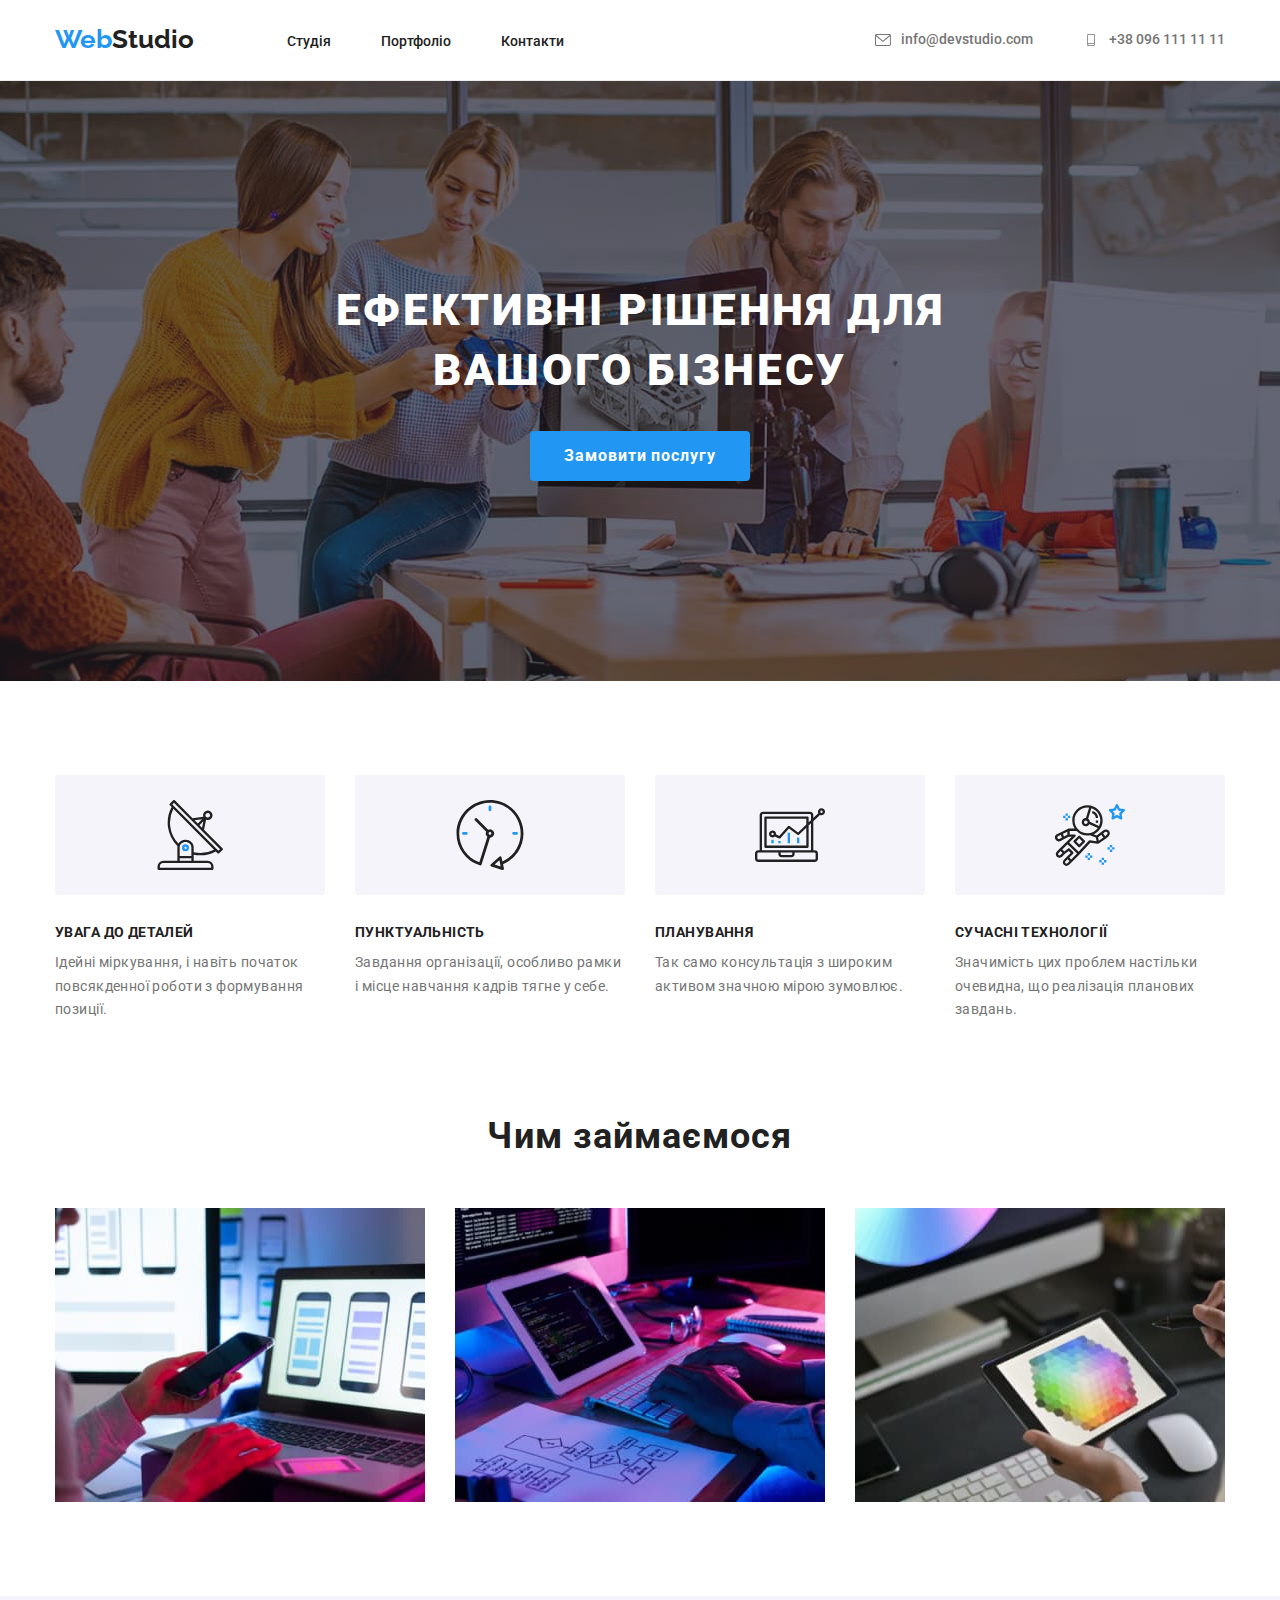
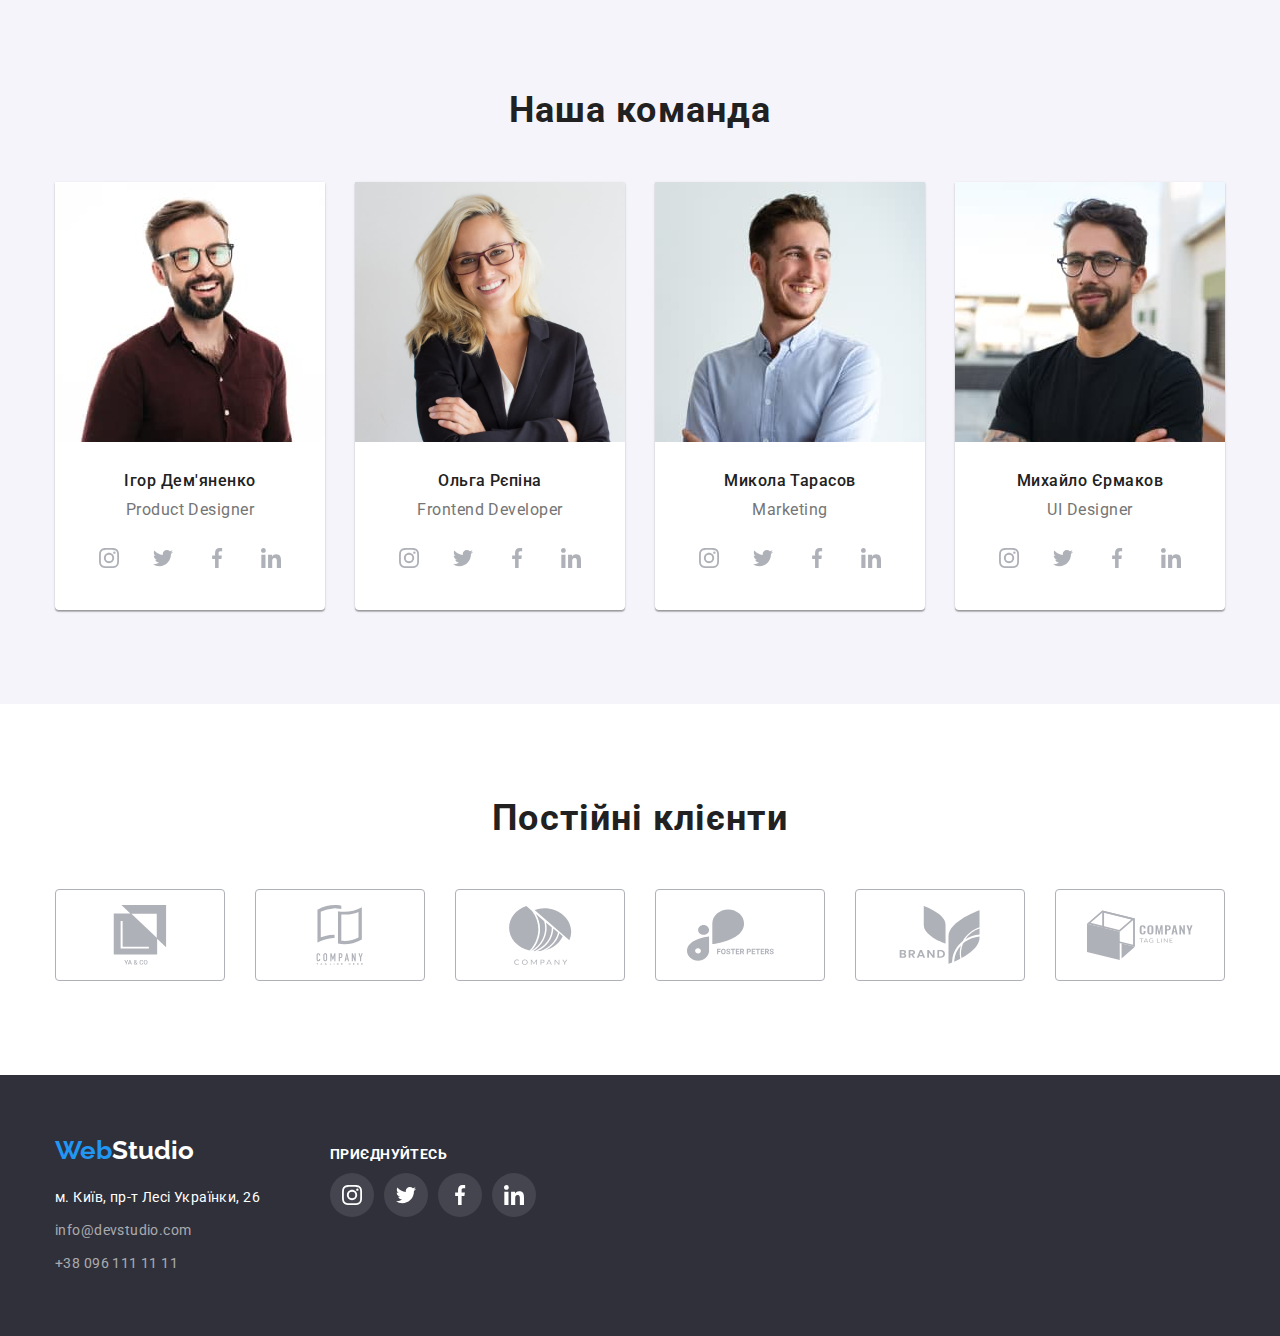
<file: index.html>
<!DOCTYPE html>
<html lang="uk">
  <head>
    <meta charset="UTF-8" />
    <meta http-equiv="X-UA-Compatible" content="IE=edge" />
    <meta name="viewport" content="width=device-width, initial-scale=1.0" />
    <link rel="preconnect" href="https://fonts.googleapis.com" />
    <link rel="preconnect" href="https://fonts.gstatic.com" crossorigin />
    <link
      href="https://fonts.googleapis.com/css2?family=Raleway:wght@700&family=Roboto:wght@400;500;700;900&display=swap"
      rel="stylesheet"
    />
    <link
      rel="stylesheet"
      href="https://cdnjs.cloudflare.com/ajax/libs/modern-normalize/1.1.0/modern-normalize.css"
      integrity="sha512-Y0MM+V6ymRKN2zStTqzQ227DWhhp4Mzdo6gnlRnuaNCbc+YN/ZH0sBCLTM4M0oSy9c9VKiCvd4Jk44aCLrNS5Q=="
      crossorigin="anonymous"
      referrerpolicy="no-referrer"
    />
    <link rel="stylesheet" href="./css/styles.css" />
    <title>Студія</title>
  </head>

  <body>
    <!-- Шапка сторінки -->
    <header class="topbar">
      <div class="container topbar-flex">
        <nav class="topbar-navigation">
          <!-- Логотип -->
          <a href="./index.html" class="logo link-options"
            ><span class="word-web">Web</span
            ><span class="studio-header">Studio</span></a
          >
          <!-- Навігація по сторінці -->
          <ul class="topbar-navigation-list">
            <li class="topbar-navigation-group">
              <a href="./index.html" class="link-options topbar-navigation-link"
                >Студія</a
              >
            </li>
            <li class="topbar-navigation-group">
              <a
                href="./portfolio.html"
                class="link-options topbar-navigation-link"
                >Портфоліо</a
              >
            </li>
            <li class="topbar-navigation-group">
              <a href="#" class="link-options topbar-navigation-link"
                >Контакти</a
              >
            </li>
          </ul>
        </nav>
        <ul class="topbar-contacts-list">
          <li class="topbar-contacts-group">
            <a
              href="mailto:info@devstudio.com"
              class="link-options topbar-contacts-link"
            >
              <svg class="topbar-contacts-icon" width="16" height="12">
                <use href="./images/icomoon/symbol-defs.svg#icon-mail"></use>
              </svg>
              info@devstudio.com</a
            >
          </li>
          <li class="topbar-contacts-group">
            <a
              href="tel:+380961111111"
              class="link-options topbar-contacts-link"
            >
              <svg class="topbar-contacts-icon" width="16" height="12">
                <use href="./images/icomoon/symbol-defs.svg#icon-tel"></use>
              </svg>
              +38 096 111 11 11</a
            >
          </li>
        </ul>
      </div>
    </header>
    <!-- Основний контент сторінки -->
    <main>
      <!-- Головний банер -->
      <section class="hero">
        <div class="container hero-container">
          <h1 class="hero-title">Ефективні рішення для вашого бізнесу</h1>
          <div class="hero-div-btn">
            <button type="button" class="hero-button">Замовити послугу</button>
          </div>
        </div>
      </section>

      <!-- Текст під банером -->
      <section class="our-features">
        <div class="container">
          <h2 class="hidden">наші особливості</h2>
          <ul class="our-features-list">
            <li class="our-features-group">
              <div class="our-icons-group">
                <svg class="our-features-icon" width="70" height="70">
                  <use
                    href="./images/icomoon/symbol-defs.svg#icon-antenna"
                  ></use>
                </svg>
              </div>
              <h3 class="our-features-title">увага до деталей</h3>
              <p class="our-features-text">
                Ідейні міркування, і навіть початок повсякденної роботи з
                формування позиції.
              </p>
            </li>
            <li class="our-features-group">
              <div class="our-icons-group">
                <svg class="our-features-icon" width="70" height="70">
                  <use href="./images/icomoon/symbol-defs.svg#icon-clock"></use>
                </svg>
              </div>
              <h3 class="our-features-title">пунктуальність</h3>
              <p class="our-features-text">
                Завдання організації, особливо рамки і місце навчання кадрів
                тягне у себе.
              </p>
            </li>
            <li class="our-features-group">
              <div class="our-icons-group">
                <svg class="our-features-icon" width="70" height="70">
                  <use
                    href="./images/icomoon/symbol-defs.svg#icon-diagram"
                  ></use>
                </svg>
              </div>
              <h3 class="our-features-title">планування</h3>
              <p class="our-features-text">
                Так само консультація з широким активом значною мірою зумовлює.
              </p>
            </li>
            <li class="our-features-group">
              <div class="our-icons-group">
                <svg class="our-features-icon" width="70" height="70">
                  <use
                    href="./images/icomoon/symbol-defs.svg#icon-astronaut"
                  ></use>
                </svg>
              </div>
              <h3 class="our-features-title">сучасні технології</h3>
              <p class="our-features-text">
                Значимість цих проблем настільки очевидна, що реалізація
                планових завдань.
              </p>
            </li>
          </ul>
        </div>
      </section>

      <!--  Чим займаємося -->
      <section class="img-section section">
        <div class="container img-container">
          <h2 class="img-section-title">Чим займаємося</h2>
          <ul class="img-section-list">
            <li class="img-section-group">
              <img
                src="images/img-1.jpeg"
                alt="програміст працює за робочим столом"
                width="370"
                height="294"
                class="img-section-picture"
              />
            </li>
            <li class="img-section-group">
              <img
                src="images/img-2.jpeg"
                alt="програміст створює дизайн для мобільних додатків"
                width="370"
                height="294"
                class="img-section-picture"
              />
            </li>
            <li class="img-section-group">
              <img
                src="images/img-3.jpeg"
                alt="креативний веб дизайнер"
                width="370"
                height="294"
                class="img-section-picture"
              />
            </li>
          </ul>
        </div>
      </section>

      <!-- Наша команда -->
      <section class="our-team section">
        <div class="container our-team-container">
          <h2 class="our-team-main-title">Наша команда</h2>
          <ul class="our-team-list">
            <li class="our-team-group">
              <img
                src="images/pic-0.jpeg"
                alt="Ігор Дем'яненко"
                width="270"
                height="260"
                class="our-team-img"
              />
              <div class="our-team-text">
                <h3 class="our-team-title">Ігор Дем'яненко</h3>
                <p class="our-team-p">Product Designer</p>
                <ul class="soc-group">
                  <li class="soc-list">
                    <a href="#" class="social-link link-options">
                      <svg class="social-link-icon" width="20" height="20">
                        <use
                          href="./images/icomoon/symbol-defs.svg#icon-instagram"
                        ></use>
                      </svg>
                    </a>
                  </li>
                  <li class="soc-list">
                    <a href="#" class="social-link link-options">
                      <svg class="social-link-icon" width="20" height="20">
                        <use
                          href="./images/icomoon/symbol-defs.svg#icon-twitter"
                        ></use>
                      </svg>
                    </a>
                  </li>
                  <li class="soc-list">
                    <a href="#" class="social-link link-options">
                      <svg class="social-link-icon" width="20" height="20">
                        <use
                          href="./images/icomoon/symbol-defs.svg#icon-facebook"
                        ></use>
                      </svg>
                    </a>
                  </li>
                  <li class="soc-list">
                    <a href="#" class="social-link link-options">
                      <svg class="social-link-icon" width="20" height="20">
                        <use
                          href="./images/icomoon/symbol-defs.svg#icon-linkedin"
                        ></use>
                      </svg>
                    </a>
                  </li>
                </ul>
              </div>
            </li>
            <li class="our-team-group">
              <img
                src="images/pic-1.jpeg"
                alt="Ольга Рєпіна"
                width="270"
                height="260"
                class="our-team-img"
              />
              <div class="our-team-text">
                <h3 class="our-team-title">Ольга Рєпіна</h3>
                <p class="our-team-p">Frontend Developer</p>
                <ul class="soc-group">
                  <li class="soc-list">
                    <a href="#" class="social-link link-options">
                      <svg class="social-link-icon" width="20" height="20">
                        <use
                          href="./images/icomoon/symbol-defs.svg#icon-instagram"
                        ></use>
                      </svg>
                    </a>
                  </li>
                  <li class="soc-list">
                    <a href="#" class="social-link link-options">
                      <svg class="social-link-icon" width="20" height="20">
                        <use
                          href="./images/icomoon/symbol-defs.svg#icon-twitter"
                        ></use>
                      </svg>
                    </a>
                  </li>
                  <li class="soc-list">
                    <a href="#" class="social-link link-options">
                      <svg class="social-link-icon" width="20" height="20">
                        <use
                          href="./images/icomoon/symbol-defs.svg#icon-facebook"
                        ></use>
                      </svg>
                    </a>
                  </li>
                  <li class="soc-list">
                    <a href="#" class="social-link link-options">
                      <svg class="social-link-icon" width="20" height="20">
                        <use
                          href="./images/icomoon/symbol-defs.svg#icon-linkedin"
                        ></use>
                      </svg>
                    </a>
                  </li>
                </ul>
              </div>
            </li>
            <li class="our-team-group">
              <img
                src="images/pic-2.jpeg"
                alt="Микола Тарасов"
                width="270"
                height="260"
                class="our-team-img"
              />
              <div class="our-team-text">
                <h3 class="our-team-title">Микола Тарасов</h3>
                <p class="our-team-p">Marketing</p>
                <ul class="soc-group">
                  <li class="soc-list">
                    <a href="#" class="social-link link-options">
                      <svg class="social-link-icon" width="20" height="20">
                        <use
                          href="./images/icomoon/symbol-defs.svg#icon-instagram"
                        ></use>
                      </svg>
                    </a>
                  </li>
                  <li class="soc-list">
                    <a href="#" class="social-link link-options">
                      <svg class="social-link-icon" width="20" height="20">
                        <use
                          href="./images/icomoon/symbol-defs.svg#icon-twitter"
                        ></use>
                      </svg>
                    </a>
                  </li>
                  <li class="soc-list">
                    <a href="#" class="social-link link-options">
                      <svg class="social-link-icon" width="20" height="20">
                        <use
                          href="./images/icomoon/symbol-defs.svg#icon-facebook"
                        ></use>
                      </svg>
                    </a>
                  </li>
                  <li class="soc-list">
                    <a href="#" class="social-link link-options">
                      <svg class="social-link-icon" width="20" height="20">
                        <use
                          href="./images/icomoon/symbol-defs.svg#icon-linkedin"
                        ></use>
                      </svg>
                    </a>
                  </li>
                </ul>
              </div>
            </li>
            <li class="our-team-group">
              <img
                src="images/pic-3.jpeg"
                alt="Михайло Єрмаков"
                width="270"
                height="260"
                class="our-team-img"
              />
              <div class="our-team-text">
                <h3 class="our-team-title">Михайло Єрмаков</h3>
                <p class="our-team-p">UI Designer</p>
                <ul class="soc-group">
                  <li class="soc-list">
                    <a href="#" class="social-link link-options">
                      <svg class="social-link-icon" width="20" height="20">
                        <use
                          href="./images/icomoon/symbol-defs.svg#icon-instagram"
                        ></use>
                      </svg>
                    </a>
                  </li>
                  <li class="soc-list">
                    <a href="#" class="social-link link-options">
                      <svg class="social-link-icon" width="20" height="20">
                        <use
                          href="./images/icomoon/symbol-defs.svg#icon-twitter"
                        ></use>
                      </svg>
                    </a>
                  </li>
                  <li class="soc-list">
                    <a href="#" class="social-link link-options">
                      <svg class="social-link-icon" width="20" height="20">
                        <use
                          href="./images/icomoon/symbol-defs.svg#icon-facebook"
                        ></use>
                      </svg>
                    </a>
                  </li>
                  <li class="soc-list">
                    <a href="#" class="social-link link-options">
                      <svg class="social-link-icon" width="20" height="20">
                        <use
                          href="./images/icomoon/symbol-defs.svg#icon-linkedin"
                        ></use>
                      </svg>
                    </a>
                  </li>
                </ul>
              </div>
            </li>
          </ul>
        </div>
      </section>
    </main>

    <section class="partners section">
      <h2 class="partners-main-title">Постійні клієнти</h2>
      <ul class="partners-group">
        <li class="partners-list">
          <a href="#" class="link-options partners-link">
            <svg class="partners-icon" width="106" height="60">
              <use
                href="./images/icomoon/symbol-defs.svg#icon-client-logo-1"
              ></use>
            </svg>
          </a>
        </li>
        <li class="partners-list">
          <a href="#" class="link-options partners-link">
            <svg class="partners-icon" width="106" height="60">
              <use
                href="./images/icomoon/symbol-defs.svg#icon-client-logo-2"
              ></use>
            </svg>
          </a>
        </li>
        <li class="partners-list">
          <a href="#" class="link-options partners-link">
            <svg class="partners-icon" width="106" height="60">
              <use
                href="./images/icomoon/symbol-defs.svg#icon-client-logo-3"
              ></use>
            </svg>
          </a>
        </li>
        <li class="partners-list">
          <a href="#" class="link-options partners-link">
            <svg class="partners-icon" width="106" height="60">
              <use
                href="./images/icomoon/symbol-defs.svg#icon-client-logo-4"
              ></use>
            </svg>
          </a>
        </li>
        <li class="partners-list">
          <a href="#" class="link-options partners-link">
            <svg class="partners-icon" width="106" height="60">
              <use
                href="./images/icomoon/symbol-defs.svg#icon-client-logo-5"
              ></use>
            </svg>
          </a>
        </li>
        <li class="partners-list">
          <a href="#" class="link-options partners-link">
            <svg class="partners-icon" width="106" height="60">
              <use
                href="./images/icomoon/symbol-defs.svg#icon-client-logo-6"
              ></use>
            </svg>
          </a>
        </li>
      </ul>
    </section>

    <!-- Підвал сторінки -->
    <footer class="basement">
      <div class="container basement-container">
        <div class="basement-logo-con">
          <a href="./index.html" class="logo link-options logo-basement"
            ><span class="word-web">Web</span
            ><span class="studio-footer">Studio</span></a
          >
          <address class="basement-adress-section">
            <ul class="basement-list">
              <li class="basement-group">
                <a
                  href="https://goo.gl/maps/L8f5SfHQkq7jRVht7"
                  class="link-options basement-address"
                  >м. Київ, пр-т Лесі Українки, 26
                </a>
              </li>
              <li class="basement-group">
                <a
                  href="mailto:info@devstudio.com"
                  class="link-options basement-contacts"
                  >info@devstudio.com
                </a>
              </li>
              <li class="basement-group">
                <a
                  href="tel:+380961111111"
                  class="link-options basement-contacts"
                  >+38 096 111 11 11
                </a>
              </li>
            </ul>
          </address>
        </div>
        <div class="basement-icon-group">
          <p class="basement-soc our-features-title">приєднуйтесь</p>
          <ul class="soc-group">
            <li class="soc-list">
              <a href="#" class=" link-options basement-social-link">
                <svg class="social-link-icon" width="20" height="20">
                  <use
                    href="./images/icomoon/symbol-defs.svg#icon-instagram"
                  ></use>
                </svg>
              </a>
            </li>
            <li class="soc-list">
              <a href="#" class=" link-options basement-social-link">
                <svg class="social-link-icon" width="20" height="20">
                  <use
                    href="./images/icomoon/symbol-defs.svg#icon-twitter"
                  ></use>
                </svg>
              </a>
            </li>
            <li class="soc-list">
              <a href="#" class="basement-social-link  link-options ">
                <svg class="social-link-icon" width="20" height="20">
                  <use
                    href="./images/icomoon/symbol-defs.svg#icon-facebook"
                  ></use>
                </svg>
              </a>
            </li>
            <li class="soc-list">
              <a href="#" class="basement-social-link  link-options ">
                <svg class="social-link-icon" width="20" height="20">
                  <use
                    href="./images/icomoon/symbol-defs.svg#icon-linkedin"
                  ></use>
                </svg>
              </a>
            </li>
          </ul>
        </div>
      </div>
    </footer>
  </body>
</html>
</file>
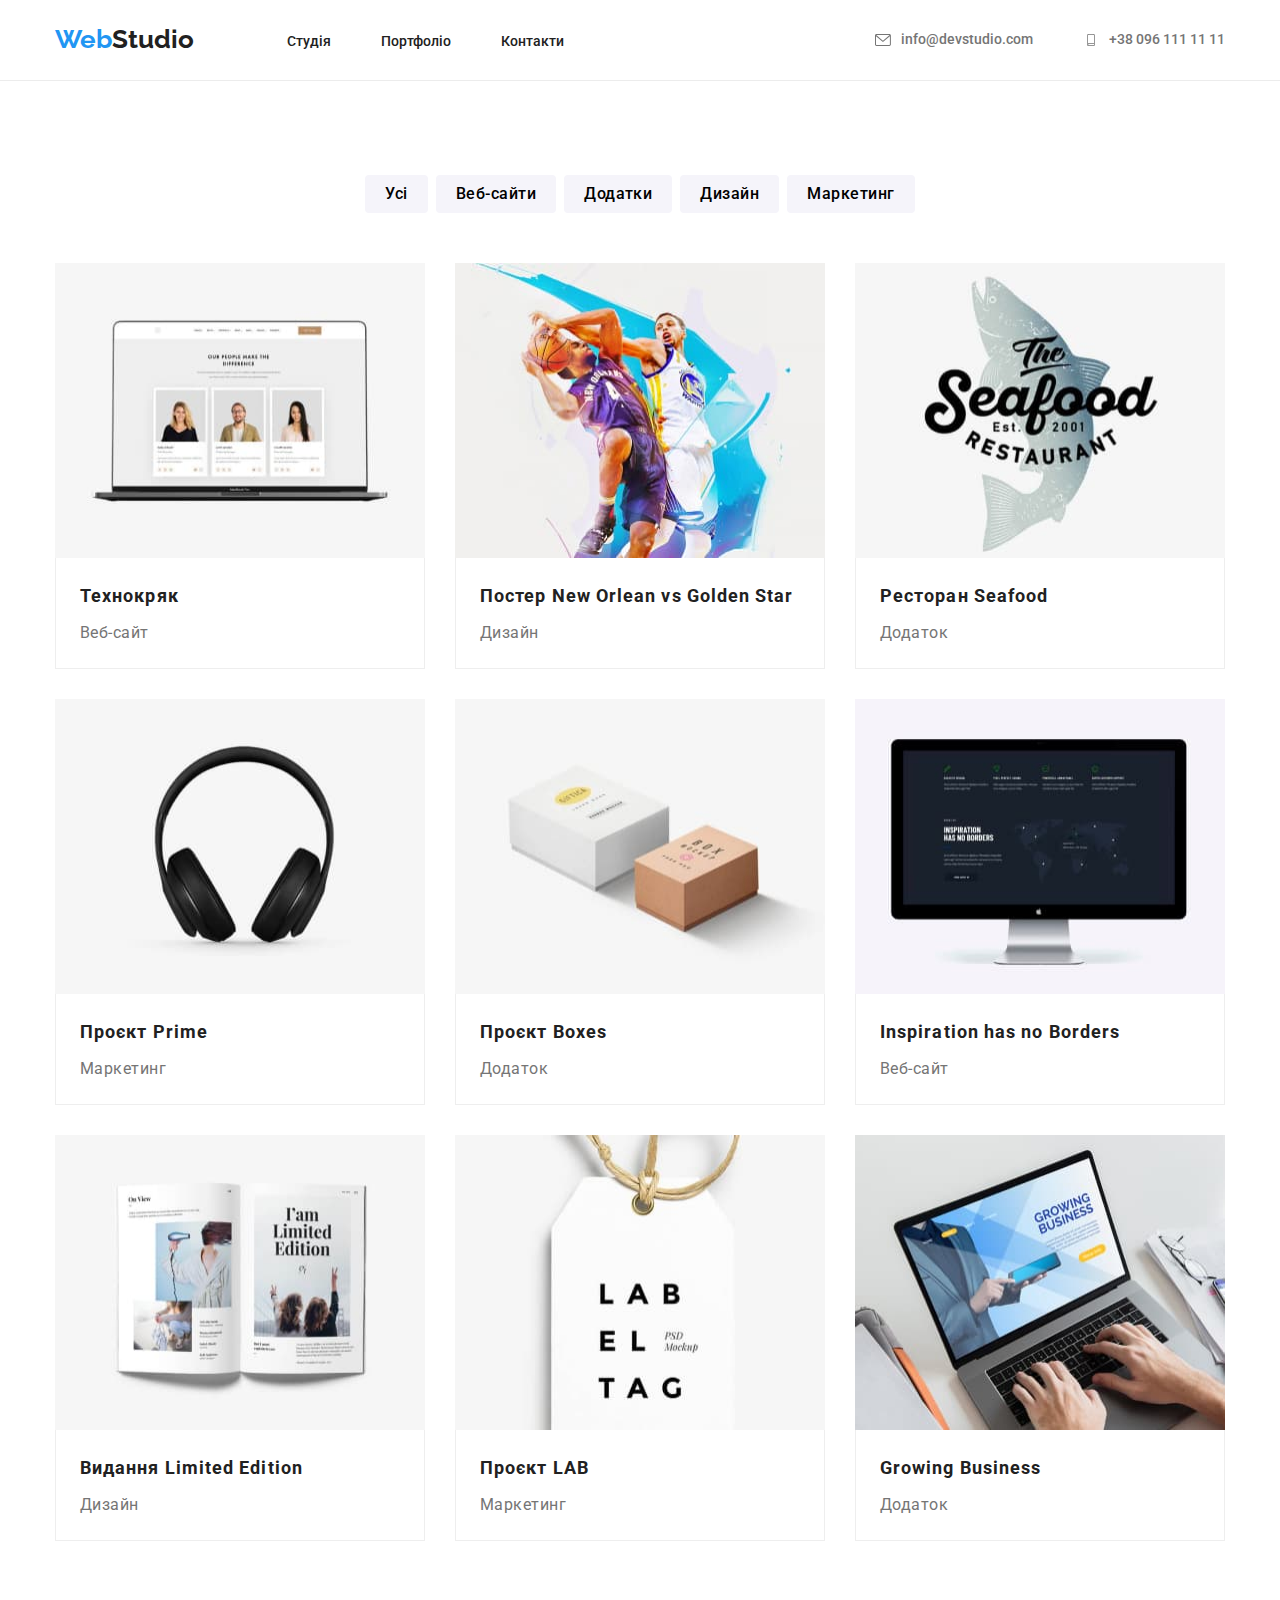
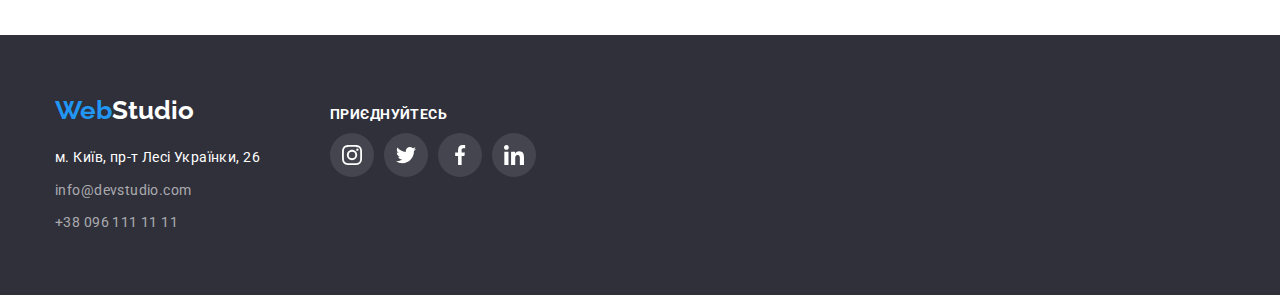
<file: portfolio.html>
<!DOCTYPE html>
<html lang="uk">
  <head>
    <meta charset="UTF-8" />
    <meta http-equiv="X-UA-Compatible" content="IE=edge" />
    <meta name="viewport" content="width=device-width, initial-scale=1.0" />
    <link rel="preconnect" href="https://fonts.googleapis.com" />
    <link rel="preconnect" href="https://fonts.gstatic.com" crossorigin />
    <link
      href="https://fonts.googleapis.com/css2?family=Raleway:wght@700&family=Roboto:wght@400;500;700;900&display=swap"
      rel="stylesheet"
    />
    <link
      rel="stylesheet"
      href="https://cdnjs.cloudflare.com/ajax/libs/modern-normalize/1.1.0/modern-normalize.css"
      integrity="sha512-Y0MM+V6ymRKN2zStTqzQ227DWhhp4Mzdo6gnlRnuaNCbc+YN/ZH0sBCLTM4M0oSy9c9VKiCvd4Jk44aCLrNS5Q=="
      crossorigin="anonymous"
      referrerpolicy="no-referrer"
    />
    <link rel="stylesheet" href="./css/styles.css" />
    <title>Портфоліо</title>
  </head>

  <body>
    <!-- Шапка сторінки -->
    <header class="topbar">
      <div class="container topbar-flex">
        <nav class="topbar-navigation">
          <!-- Логотип -->
          <a href="./index.html" class="logo link-options"
            ><span class="word-web">Web</span
            ><span class="studio-header">Studio</span></a
          >
          <!-- Навігація по сторінці -->
          <ul class="topbar-navigation-list">
            <li class="topbar-navigation-group">
              <a href="./index.html" class="link-options topbar-navigation-link"
                >Студія</a
              >
            </li>
            <li class="topbar-navigation-group">
              <a
                href="./portfolio.html"
                class="link-options topbar-navigation-link"
                >Портфоліо</a
              >
            </li>
            <li class="topbar-navigation-group">
              <a href="#" class="link-options topbar-navigation-link"
                >Контакти</a
              >
            </li>
          </ul>
        </nav>
        <ul class="topbar-contacts-list">
          <li class="topbar-contacts-group">
            <a
              href="mailto:info@devstudio.com"
              class="link-options topbar-contacts-link"
            >
              <svg class="topbar-contacts-icon" width="16" height="12">
                <use
                  href="./images/icomoon/symbol-defs.svg#icon-mail"
                ></use>
                </svg>info@devstudio.com</a
            >
          </li>
          <li class="topbar-contacts-group">
            <a
              href="tel:+380961111111"
              class="link-options topbar-contacts-link"
            >
              <svg class="topbar-contacts-icon" width="16" height="12">
                <use
                  href="./images/icomoon/symbol-defs.svg#icon-tel"
                ></use>
              </svg>+38 096 111 11 11</a
            >
          </li>
        </ul>
      </div>
    </header>
    <!-- Основний контент сторінки -->
    <main>
      <section class="section">
        <div class="container">
          <h1 class="hidden">Портфоліо</h1>
          <ul class="flex-list porfolio-btn-list">
            <li class="porfolio-btn-grop">
              <button type="button" class="portfolio-btn">Усі</button>
            </li>
            <li class="porfolio-btn-grop">
              <button type="button" class="portfolio-btn">Веб-сайти</button>
            </li>
            <li class="porfolio-btn-grop">
              <button type="button" class="portfolio-btn">Додатки</button>
            </li>
            <li class="porfolio-btn-grop">
              <button type="button" class="portfolio-btn">Дизайн</button>
            </li>
            <li class="porfolio-btn-grop">
              <button type="button" class="portfolio-btn">Маркетинг</button>
            </li>
          </ul>
          <ul class="porfolio-link-list">
            <li class="porfolio-link-group">
              <a href="#" class="link-options portfolio-links">
                <img
                  src="./image-porfolio/img-1.jpeg"
                  alt="image-porfolio"
                  width="370"
                  height="295"
                  class="porfolio-link-img"
                />
                <div class="portfolio-tex-under-img">
                  <h2 class="porfolio-link-title">Технокряк</h2>
                  <p class="porfolio-link-text">Веб-сайт</p>
                </div>
              </a>
            </li>
            <li class="porfolio-link-group">
              <a href="#" class="link-options portfolio-links">
                <img
                  src="./image-porfolio/img-2.jpeg"
                  alt="image-porfolio"
                  width="370"
                  height="295"
                  class="porfolio-link-img"
                />
                <div class="portfolio-tex-under-img">
                  <h2 class="porfolio-link-title">
                    Постер New Orlean vs Golden Star
                  </h2>
                  <p class="porfolio-link-text">Дизайн</p>
                </div>
              </a>
            </li>
            <li class="porfolio-link-group">
              <a href="#" class="link-options portfolio-links">
                <img
                  src="./image-porfolio/img-3.jpeg"
                  alt="image-porfolio"
                  width="370"
                  height="295"
                  class="porfolio-link-img"
                />
                <div class="portfolio-tex-under-img">
                  <h2 class="porfolio-link-title">Ресторан Seafood</h2>
                  <p class="porfolio-link-text">Додаток</p>
                </div>
              </a>
            </li>
            <li class="porfolio-link-group">
              <a href="#" class="link-options portfolio-links">
                <img
                  src="./image-porfolio/img-4.jpeg"
                  alt="image-porfolio"
                  width="370"
                  height="295"
                  class="porfolio-link-img"
                />
                <div class="portfolio-tex-under-img">
                  <h2 class="porfolio-link-title">Проєкт Prime</h2>
                  <p class="porfolio-link-text">Маркетинг</p>
                </div>
              </a>
            </li>
            <li class="porfolio-link-group">
              <a href="#" class="link-options portfolio-links">
                <img
                  src="./image-porfolio/img-5.jpeg"
                  alt="image-porfolio"
                  width="370"
                  height="295"
                  class="porfolio-link-img"
                />
                <div class="portfolio-tex-under-img">
                  <h2 class="porfolio-link-title">Проєкт Boxes</h2>
                  <p class="porfolio-link-text">Додаток</p>
                </div>
              </a>
            </li>
            <li class="porfolio-link-group">
              <a href="#" class="link-options portfolio-links">
                <img
                  src="./image-porfolio/img-6.jpeg"
                  alt="image-porfolio"
                  width="370"
                  height="295"
                  class="porfolio-link-img"
                />
                <div class="portfolio-tex-under-img">
                  <h2 class="porfolio-link-title">
                    Inspiration has no Borders
                  </h2>
                  <p class="porfolio-link-text">Веб-сайт</p>
                </div>
              </a>
            </li>
            <li class="porfolio-link-group">
              <a href="#" class="link-options portfolio-links">
                <img
                  src="./image-porfolio/img-7.jpeg"
                  alt="image-porfolio"
                  width="370"
                  height="295"
                  class="porfolio-link-img"
                />
                <div class="portfolio-tex-under-img">
                  <h2 class="porfolio-link-title">Видання Limited Edition</h2>
                  <p class="porfolio-link-text">Дизайн</p>
                </div>
              </a>
            </li>
            <li class="porfolio-link-group">
              <a href="#" class="link-options portfolio-links">
                <img
                  src="./image-porfolio/img-8.jpeg"
                  alt="image-porfolio"
                  width="370"
                  height="295"
                  class="porfolio-link-img"
                />
                <div class="portfolio-tex-under-img">
                  <h2 class="porfolio-link-title">Проєкт LAB</h2>
                  <p class="porfolio-link-text">Маркетинг</p>
                </div>
              </a>
            </li>
            <li class="porfolio-link-group">
              <a href="#" class="link-options portfolio-links">
                <img
                  src="./image-porfolio/img-9.jpeg"
                  alt="image-porfolio"
                  width="370"
                  height="295"
                  class="porfolio-link-img"
                />
                <div class="portfolio-tex-under-img">
                  <h2 class="porfolio-link-title">Growing Business</h2>
                  <p class="porfolio-link-text">Додаток</p>
                </div>
              </a>
            </li>
          </ul>
        </div>
      </section>
    </main>

    <!-- Підвал сторінки -->
    <footer class="basement">
      <div class="container basement-container">
        <div class="basement-logo-con">
          <a href="./index.html" class="logo link-options logo-basement"
            ><span class="word-web">Web</span
            ><span class="studio-footer">Studio</span></a
          >
          <address class="basement-adress-section">
            <ul class="basement-list">
              <li class="basement-group">
                <a
                  href="https://goo.gl/maps/L8f5SfHQkq7jRVht7"
                  class="link-options basement-address"
                  >м. Київ, пр-т Лесі Українки, 26
                </a>
              </li>
              <li class="basement-group">
                <a
                  href="mailto:info@devstudio.com"
                  class="link-options basement-contacts"
                  >info@devstudio.com
                </a>
              </li>
              <li class="basement-group">
                <a
                  href="tel:+380961111111"
                  class="link-options basement-contacts"
                  >+38 096 111 11 11
                </a>
              </li>
            </ul>
          </address>
        </div>
        <div class="basement-icon-group">
          <p class="basement-soc our-features-title">приєднуйтесь</p>
          <ul class="soc-group">
            <li class="soc-list">
              <a href="#" class=" link-options basement-social-link">
                <svg class="social-link-icon" width="20" height="20">
                  <use
                    href="./images/icomoon/symbol-defs.svg#icon-instagram"
                  ></use>
                </svg>
              </a>
            </li>
            <li class="soc-list">
              <a href="#" class=" link-options basement-social-link">
                <svg class="social-link-icon" width="20" height="20">
                  <use
                    href="./images/icomoon/symbol-defs.svg#icon-twitter"
                  ></use>
                </svg>
              </a>
            </li>
            <li class="soc-list">
              <a href="#" class="basement-social-link  link-options ">
                <svg class="social-link-icon" width="20" height="20">
                  <use
                    href="./images/icomoon/symbol-defs.svg#icon-facebook"
                  ></use>
                </svg>
              </a>
            </li>
            <li class="soc-list">
              <a href="#" class="basement-social-link  link-options ">
                <svg class="social-link-icon" width="20" height="20">
                  <use
                    href="./images/icomoon/symbol-defs.svg#icon-linkedin"
                  ></use>
                </svg>
              </a>
            </li>
          </ul>
        </div>
      </div>
    </footer>
  </body>
</html>
</file>
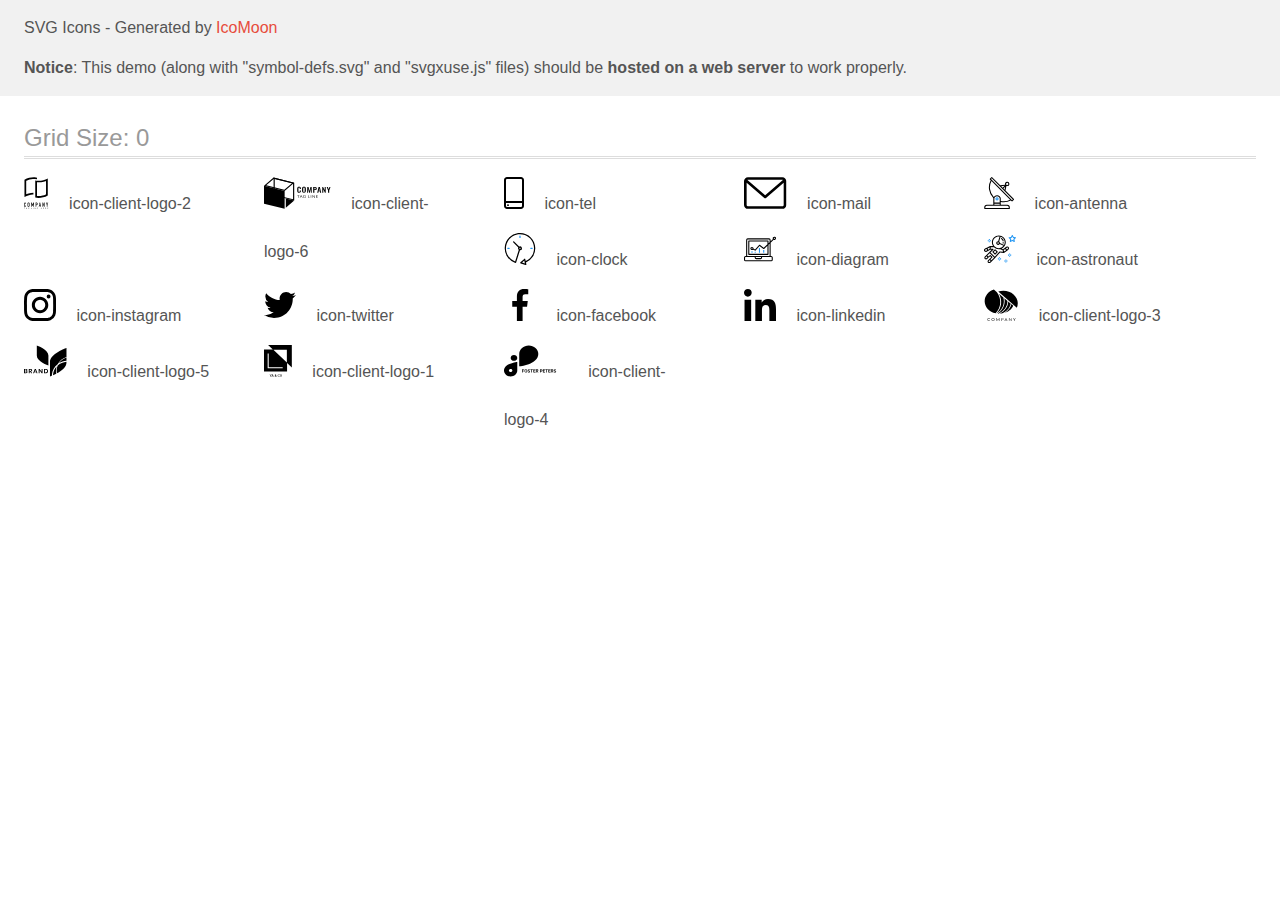
<file: images/icomoon/demo-external-svg.html>
<!doctype html>
<html>
<head>
    <title>IcoMoon - SVG Icons</title>
    <meta charset="utf-8">
    <meta name="viewport" content="width=device-width, initial-scale=1">
    <link rel="stylesheet" href="demo-files/demo.css">
    <link rel="stylesheet" href="style.css">
</head>
<body>
<header class="bgc1 clearfix">
<div class="mhl">
    <p>SVG Icons - Generated by <a href="https://icomoon.io/app">IcoMoon</a></p><p><strong>Notice</strong>: This demo (along with "symbol-defs.svg" and "svgxuse.js" files) should be <b>hosted on a web server</b> to work properly.</p>
</div>
</header>
    <div class="clearfix mhl ptl">
        <h1 class="mvm mtn fgc1">Grid Size: 0</h1>
        <div class="glyph fs1">
            <div class="clearfix pbs">
                <svg class="icon icon-client-logo-2"><use xlink:href="symbol-defs.svg#icon-client-logo-2"></use></svg><span class="name"> icon-client-logo-2</span>
            </div>
        </div>
        <div class="glyph fs1">
            <div class="clearfix pbs">
                <svg class="icon icon-client-logo-6"><use xlink:href="symbol-defs.svg#icon-client-logo-6"></use></svg><span class="name"> icon-client-logo-6</span>
            </div>
        </div>
        <div class="glyph fs1">
            <div class="clearfix pbs">
                <svg class="icon icon-tel"><use xlink:href="symbol-defs.svg#icon-tel"></use></svg><span class="name"> icon-tel</span>
            </div>
        </div>
        <div class="glyph fs1">
            <div class="clearfix pbs">
                <svg class="icon icon-mail"><use xlink:href="symbol-defs.svg#icon-mail"></use></svg><span class="name"> icon-mail</span>
            </div>
        </div>
        <div class="glyph fs1">
            <div class="clearfix pbs">
                <svg class="icon icon-antenna"><use xlink:href="symbol-defs.svg#icon-antenna"></use></svg><span class="name"> icon-antenna</span>
            </div>
        </div>
        <div class="glyph fs1">
            <div class="clearfix pbs">
                <svg class="icon icon-clock"><use xlink:href="symbol-defs.svg#icon-clock"></use></svg><span class="name"> icon-clock</span>
            </div>
        </div>
        <div class="glyph fs1">
            <div class="clearfix pbs">
                <svg class="icon icon-diagram"><use xlink:href="symbol-defs.svg#icon-diagram"></use></svg><span class="name"> icon-diagram</span>
            </div>
        </div>
        <div class="glyph fs1">
            <div class="clearfix pbs">
                <svg class="icon icon-astronaut"><use xlink:href="symbol-defs.svg#icon-astronaut"></use></svg><span class="name"> icon-astronaut</span>
            </div>
        </div>
        <div class="glyph fs1">
            <div class="clearfix pbs">
                <svg class="icon icon-instagram"><use xlink:href="symbol-defs.svg#icon-instagram"></use></svg><span class="name"> icon-instagram</span>
            </div>
        </div>
        <div class="glyph fs1">
            <div class="clearfix pbs">
                <svg class="icon icon-twitter"><use xlink:href="symbol-defs.svg#icon-twitter"></use></svg><span class="name"> icon-twitter</span>
            </div>
        </div>
        <div class="glyph fs1">
            <div class="clearfix pbs">
                <svg class="icon icon-facebook"><use xlink:href="symbol-defs.svg#icon-facebook"></use></svg><span class="name"> icon-facebook</span>
            </div>
        </div>
        <div class="glyph fs1">
            <div class="clearfix pbs">
                <svg class="icon icon-linkedin"><use xlink:href="symbol-defs.svg#icon-linkedin"></use></svg><span class="name"> icon-linkedin</span>
            </div>
        </div>
        <div class="glyph fs1">
            <div class="clearfix pbs">
                <svg class="icon icon-client-logo-3"><use xlink:href="symbol-defs.svg#icon-client-logo-3"></use></svg><span class="name"> icon-client-logo-3</span>
            </div>
        </div>
        <div class="glyph fs1">
            <div class="clearfix pbs">
                <svg class="icon icon-client-logo-5"><use xlink:href="symbol-defs.svg#icon-client-logo-5"></use></svg><span class="name"> icon-client-logo-5</span>
            </div>
        </div>
        <div class="glyph fs1">
            <div class="clearfix pbs">
                <svg class="icon icon-client-logo-1"><use xlink:href="symbol-defs.svg#icon-client-logo-1"></use></svg><span class="name"> icon-client-logo-1</span>
            </div>
        </div>
        <div class="glyph fs1">
            <div class="clearfix pbs">
                <svg class="icon icon-client-logo-4"><use xlink:href="symbol-defs.svg#icon-client-logo-4"></use></svg><span class="name"> icon-client-logo-4</span>
            </div>
        </div>
  </div>
<script defer src="svgxuse.js"></script>
</body>
</html>
</file>
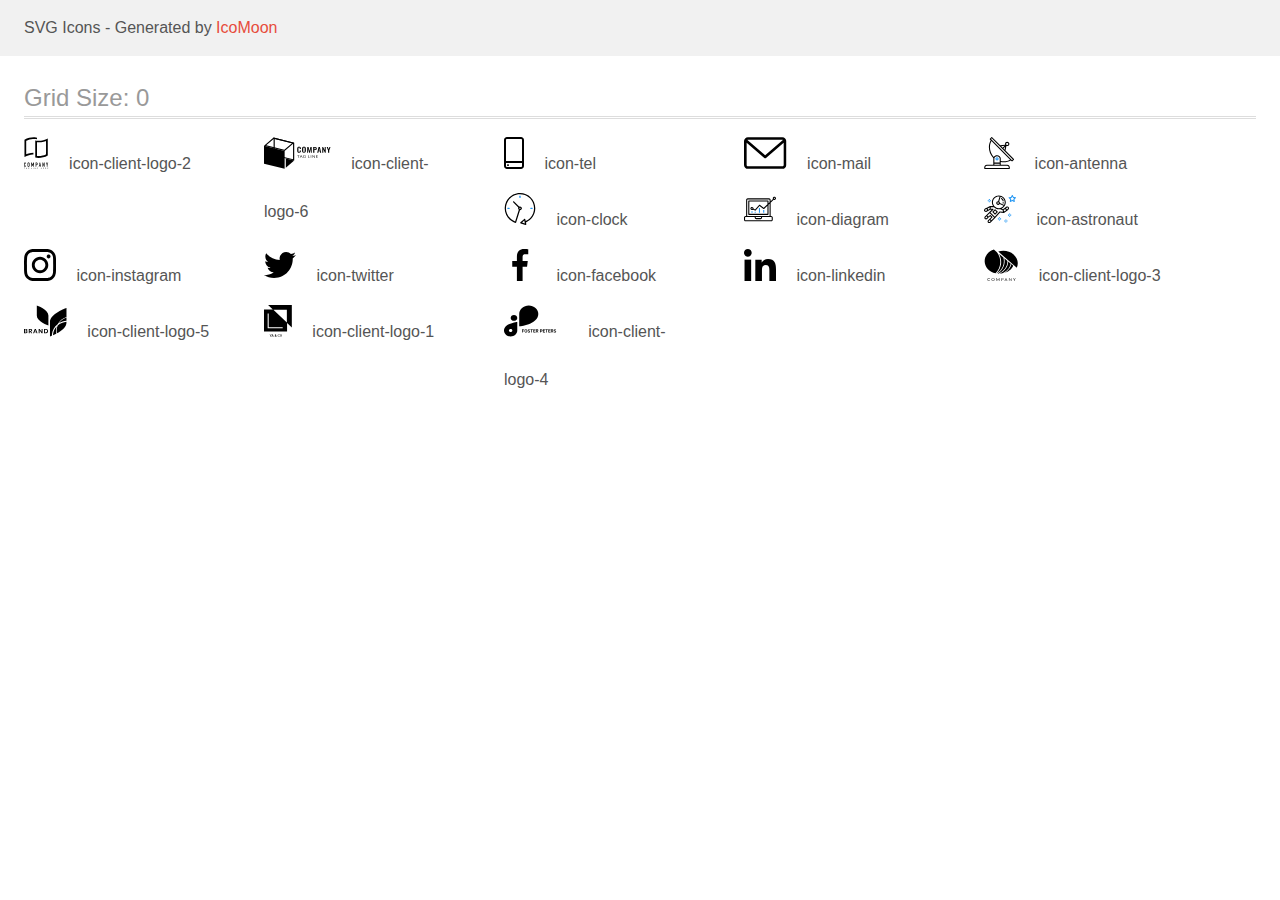
<file: images/icomoon/demo.html>
<!doctype html>
<html>
<head>
    <title>IcoMoon - SVG Icons</title>
    <meta charset="utf-8">
    <meta name="viewport" content="width=device-width, initial-scale=1">
    <link rel="stylesheet" href="demo-files/demo.css">
    <link rel="stylesheet" href="style.css">
</head>
<body>
<svg aria-hidden="true" style="position: absolute; width: 0; height: 0; overflow: hidden;" version="1.1" xmlns="http://www.w3.org/2000/svg" xmlns:xlink="http://www.w3.org/1999/xlink">
<defs>
<symbol id="icon-client-logo-2" viewBox="0 0 25 32">
<path d="M10.531 1.806h-0.084c-0.129-0.008-0.258-0.011-0.388-0.014v0h-0.28c-0.244 0-0.494 0.006-0.741 0.019-0.019-0.001-0.037-0.001-0.056 0-2.243 0.127-4.44 0.688-6.471 1.651l-0.266 0.128v13.625l0.623-0.211c0.546-0.188 1.129-0.357 1.731-0.513 1.629-0.418 3.301-0.64 4.982-0.662v1.79c-0.223 0.002-0.439 0.008-0.655 0.019h-0.051c-1.294 0.071-2.577 0.268-3.833 0.588-1.59 0.398-3.124 0.996-4.566 1.779v-17.475c1.497-0.873 3.11-1.529 4.79-1.948 1.475-0.381 2.992-0.576 4.515-0.582h0.263c0.314 0.008 0.621 0.022 0.909 0.044 0.759 0.053 1.511 0.173 2.249 0.358v1.762c-0.717-0.167-1.445-0.277-2.179-0.329-0.015-0.001-0.030-0.003-0.045-0.004-0.152-0.013-0.304-0.026-0.446-0.026zM13.633 3.607c0.391 0.030 0.796 0.044 1.205 0.044 1.601-0.006 3.195-0.21 4.747-0.609 1.589-0.4 3.123-0.998 4.564-1.781v17.163c-1.498 0.873-3.111 1.529-4.792 1.948-1.475 0.379-2.992 0.574-4.515 0.581-1.154 0.009-2.304-0.126-3.425-0.404v-17.275c0.265 0.061 0.537 0.117 0.814 0.164 0.455 0.077 0.934 0.133 1.401 0.167zM22.367 3.74l-0.623 0.21c-0.573 0.192-1.15 0.365-1.731 0.518-1.691 0.434-3.428 0.657-5.173 0.663-0.406 0-0.78-0.011-1.141-0.034l-0.497-0.033v14.017l0.427 0.038c0.395 0.034 0.803 0.052 1.214 0.052 1.374-0.006 2.743-0.183 4.074-0.527 1.096-0.275 2.162-0.658 3.184-1.144l0.266-0.128v-13.63z"></path>
<path d="M1.684 25.977c-0.090-0.093-0.197-0.166-0.317-0.214s-0.247-0.071-0.376-0.066c-0.137-0.002-0.273 0.024-0.4 0.075-0.117 0.046-0.222 0.116-0.311 0.205s-0.156 0.196-0.201 0.313c-0.049 0.123-0.073 0.254-0.072 0.387v2.335c-0.006 0.165 0.026 0.328 0.092 0.479 0.055 0.12 0.135 0.226 0.233 0.313 0.093 0.079 0.203 0.135 0.321 0.166 0.114 0.032 0.231 0.048 0.349 0.049 0.13 0.001 0.259-0.027 0.377-0.081 0.117-0.051 0.222-0.124 0.311-0.216 0.087-0.091 0.156-0.197 0.204-0.313 0.050-0.118 0.075-0.244 0.075-0.372v-0.261h-0.61v0.208c0.002 0.071-0.010 0.142-0.036 0.208-0.020 0.050-0.050 0.095-0.089 0.131-0.038 0.031-0.081 0.053-0.128 0.067-0.041 0.014-0.084 0.021-0.128 0.022-0.054 0.006-0.11-0.002-0.16-0.024s-0.094-0.057-0.126-0.101c-0.058-0.094-0.086-0.203-0.081-0.313v-2.177c-0.004-0.121 0.022-0.241 0.075-0.349 0.032-0.049 0.077-0.089 0.129-0.114s0.112-0.034 0.17-0.027c0.053-0.002 0.105 0.009 0.152 0.032s0.089 0.057 0.12 0.099c0.068 0.090 0.104 0.2 0.101 0.313v0.202h0.604v-0.238c0.001-0.14-0.024-0.278-0.075-0.408-0.045-0.122-0.114-0.234-0.204-0.329z"></path>
<path d="M5.31 25.95c-0.195-0.164-0.44-0.255-0.694-0.257-0.124 0-0.248 0.023-0.364 0.066-0.119 0.042-0.228 0.107-0.322 0.191-0.101 0.091-0.182 0.202-0.237 0.327-0.061 0.143-0.092 0.297-0.089 0.452v2.239c-0.004 0.158 0.026 0.314 0.089 0.459 0.055 0.12 0.136 0.227 0.237 0.313 0.093 0.087 0.203 0.154 0.322 0.197 0.117 0.043 0.24 0.065 0.364 0.066s0.248-0.023 0.364-0.066c0.121-0.044 0.233-0.111 0.33-0.197 0.097-0.087 0.176-0.194 0.23-0.313 0.063-0.145 0.093-0.301 0.089-0.459v-2.239c0.003-0.155-0.027-0.31-0.089-0.452-0.054-0.123-0.133-0.235-0.23-0.327zM5.025 28.969c0.005 0.060-0.003 0.12-0.024 0.176s-0.054 0.107-0.097 0.148c-0.081 0.068-0.182 0.105-0.287 0.105s-0.207-0.037-0.287-0.105c-0.043-0.041-0.076-0.092-0.097-0.148s-0.029-0.116-0.024-0.176v-2.239c-0.005-0.060 0.003-0.12 0.024-0.176s0.054-0.107 0.097-0.148c0.081-0.068 0.182-0.105 0.287-0.105s0.207 0.037 0.287 0.105c0.043 0.041 0.076 0.092 0.097 0.148s0.029 0.116 0.024 0.176v2.239z"></path>
<path d="M10.072 29.969v-4.239h-0.587l-0.771 2.244h-0.011l-0.777-2.244h-0.581v4.239h0.606v-2.579h0.011l0.593 1.823h0.302l0.598-1.823h0.011v2.579h0.606z"></path>
<path d="M13.513 26.027c-0.093-0.105-0.211-0.184-0.343-0.232-0.142-0.046-0.29-0.068-0.439-0.066h-0.9v4.239h0.604v-1.656h0.311c0.188 0.009 0.376-0.031 0.545-0.116 0.137-0.076 0.252-0.188 0.332-0.324 0.070-0.113 0.117-0.238 0.139-0.369 0.024-0.16 0.035-0.321 0.033-0.482 0.006-0.204-0.014-0.407-0.059-0.606-0.040-0.147-0.117-0.281-0.223-0.39zM13.201 27.319c-0.003 0.077-0.022 0.152-0.056 0.221-0.035 0.065-0.089 0.117-0.156 0.149-0.089 0.040-0.187 0.058-0.285 0.053h-0.275v-1.441h0.311c0.094-0.005 0.187 0.014 0.272 0.053 0.062 0.036 0.112 0.091 0.142 0.157 0.033 0.074 0.051 0.155 0.053 0.236 0 0.089 0 0.183 0 0.282s0.006 0.2 0 0.291h-0.006z"></path>
<path d="M16.374 25.73h-0.495l-0.934 4.239h0.604l0.177-0.911h0.823l0.177 0.911h0.604l-0.957-4.239zM15.817 28.481l0.297-1.537h0.011l0.296 1.537h-0.604z"></path>
<path d="M20.277 28.284h-0.011l-0.912-2.554h-0.581v4.239h0.604v-2.549h0.012l0.923 2.549h0.568v-4.239h-0.604v2.554z"></path>
<path d="M23.968 25.73l-0.486 1.685h-0.012l-0.486-1.685h-0.64l0.83 2.447v1.792h0.604v-1.792l0.83-2.447h-0.64z"></path>
<path d="M0 31.166h0.291v0.817h0.198v-0.817h0.29v-0.167h-0.778v0.167z"></path>
<path d="M2.447 30.998l-0.381 0.984h0.21l0.081-0.224h0.392l0.084 0.224h0.215l-0.391-0.984h-0.21zM2.416 31.593l0.134-0.365 0.134 0.365h-0.268z"></path>
<path d="M4.866 31.62h0.227v0.127c-0.066 0.053-0.149 0.082-0.234 0.083-0.040 0.002-0.079-0.005-0.116-0.021s-0.068-0.041-0.093-0.072c-0.052-0.075-0.078-0.165-0.073-0.257 0-0.219 0.095-0.329 0.283-0.329 0.050-0.005 0.099 0.008 0.14 0.037s0.070 0.071 0.082 0.12l0.195-0.038c-0.042-0.192-0.181-0.289-0.417-0.289-0.127-0.003-0.25 0.042-0.344 0.127-0.050 0.049-0.088 0.108-0.112 0.174s-0.034 0.135-0.029 0.205c-0.006 0.135 0.039 0.267 0.126 0.369 0.048 0.050 0.107 0.088 0.171 0.113s0.134 0.035 0.203 0.031c0.154 0.004 0.304-0.052 0.417-0.157v-0.388h-0.427v0.166z"></path>
<path d="M7.337 30.998h-0.199v0.984h0.69v-0.167h-0.49v-0.817z"></path>
<path d="M9.426 30.998h-0.199v0.984h0.199v-0.984z"></path>
<path d="M11.469 31.656l-0.403-0.657h-0.193v0.984h0.185v-0.643l0.395 0.643h0.198v-0.984h-0.182v0.657z"></path>
<path d="M13.315 31.549h0.49v-0.167h-0.49v-0.216h0.528v-0.167h-0.727v0.984h0.747v-0.167h-0.548v-0.266z"></path>
<path d="M17.792 31.387h-0.388v-0.388h-0.198v0.984h0.198v-0.43h0.388v0.43h0.198v-0.984h-0.198v0.388z"></path>
<path d="M19.649 31.549h0.492v-0.167h-0.492v-0.216h0.529v-0.167h-0.727v0.984h0.746v-0.167h-0.548v-0.266z"></path>
<path d="M22.168 31.549c0.171-0.027 0.258-0.117 0.258-0.274 0.005-0.042-0.001-0.084-0.018-0.123s-0.044-0.072-0.078-0.096c-0.089-0.045-0.189-0.065-0.288-0.058h-0.417v0.984h0.198v-0.412h0.039c0.042-0.003 0.084 0.005 0.123 0.022 0.029 0.018 0.053 0.043 0.070 0.072l0.215 0.313h0.237l-0.12-0.192c-0.053-0.095-0.128-0.176-0.218-0.236zM21.969 31.413h-0.146v-0.247h0.156c0.068-0.005 0.136 0.002 0.201 0.023 0.014 0.013 0.026 0.029 0.033 0.046s0.011 0.037 0.010 0.056c-0.001 0.019-0.006 0.038-0.015 0.055s-0.022 0.032-0.037 0.043c-0.065 0.020-0.133 0.028-0.201 0.023z"></path>
<path d="M24.067 31.549h0.49v-0.167h-0.49v-0.216h0.529v-0.167h-0.729v0.984h0.747v-0.167h-0.548v-0.266z"></path>
</symbol>
<symbol id="icon-client-logo-6" viewBox="0 0 67 32">
<path d="M33.724 15.224c-0.315-0.419-0.466-0.915-0.43-1.414v-2.050c0-0.628 0.142-1.106 0.428-1.433s0.775-0.489 1.469-0.488c0.652 0 1.115 0.139 1.389 0.417 0.299 0.355 0.444 0.789 0.411 1.226v0.482h-1.167v-0.488c0.004-0.16-0.007-0.319-0.034-0.478-0.017-0.108-0.076-0.208-0.167-0.284-0.12-0.081-0.271-0.121-0.423-0.111-0.16-0.010-0.318 0.031-0.444 0.117-0.102 0.084-0.169 0.193-0.193 0.313-0.033 0.167-0.049 0.337-0.046 0.507v2.488c-0.018 0.24 0.033 0.48 0.15 0.699 0.058 0.074 0.139 0.132 0.233 0.169s0.198 0.050 0.301 0.039c0.149 0.011 0.298-0.030 0.413-0.113 0.095-0.082 0.156-0.188 0.174-0.302 0.027-0.165 0.039-0.332 0.036-0.498v-0.505h1.167v0.461c0.033 0.456-0.109 0.909-0.403 1.289-0.268 0.305-0.725 0.457-1.396 0.457s-1.179-0.163-1.466-0.501z"></path>
<path d="M38.583 15.245c-0.295-0.319-0.442-0.784-0.442-1.4v-2.157c0-0.609 0.147-1.070 0.442-1.383s0.788-0.469 1.478-0.467c0.686 0 1.177 0.156 1.471 0.467 0.295 0.313 0.444 0.774 0.444 1.383v2.157c0 0.609-0.15 1.076-0.449 1.397s-0.788 0.482-1.466 0.482c-0.679 0-1.181-0.163-1.478-0.48zM40.605 14.727c0.106-0.2 0.154-0.419 0.14-0.638v-2.641c0.014-0.215-0.034-0.43-0.138-0.626-0.059-0.075-0.142-0.135-0.238-0.172s-0.203-0.050-0.308-0.037c-0.105-0.013-0.212 0-0.308 0.037s-0.18 0.096-0.24 0.172c-0.106 0.195-0.154 0.41-0.14 0.626v2.653c-0.015 0.219 0.033 0.439 0.14 0.638 0.068 0.067 0.152 0.121 0.246 0.158s0.196 0.056 0.3 0.056c0.103 0 0.206-0.019 0.3-0.056s0.178-0.091 0.246-0.158v-0.012z"></path>
<path d="M43.38 9.901h1.256l0.945 3.979 0.966-3.979h1.222l0.123 5.743h-0.904l-0.097-3.992-0.932 3.992h-0.725l-0.966-4.006-0.089 4.006h-0.913l0.114-5.743z"></path>
<path d="M49.301 9.901h1.957c1.127 0 1.691 0.544 1.691 1.631 0 1.041-0.593 1.561-1.78 1.56h-0.667v2.553h-1.208l0.007-5.743zM50.973 12.356c0.119 0.013 0.24 0.004 0.355-0.028s0.22-0.084 0.309-0.154c0.139-0.194 0.2-0.422 0.174-0.649 0.006-0.175-0.013-0.35-0.058-0.521-0.017-0.057-0.047-0.111-0.089-0.158s-0.093-0.086-0.153-0.116c-0.168-0.069-0.353-0.101-0.539-0.092h-0.469v1.716h0.469z"></path>
<path d="M54.691 9.901h1.297l1.331 5.743h-1.126l-0.263-1.324h-1.157l-0.271 1.324h-1.143l1.331-5.743zM55.8 13.655l-0.452-2.411-0.452 2.411h0.903z"></path>
<path d="M58.395 9.901h0.846l1.619 3.276v-3.276h1.003v5.743h-0.804l-1.628-3.42v3.42h-1.036l0.002-5.743z"></path>
<path d="M64.209 13.455l-1.346-3.546h1.133l0.821 2.277 0.771-2.277h1.109l-1.329 3.546v2.19h-1.16v-2.19z"></path>
<path d="M35.589 18.156v0.3h-0.986v2.334h-0.413v-2.334h-0.99v-0.3h2.389z"></path>
<path d="M38.679 20.79h-0.319c-0.032 0.002-0.064-0.007-0.089-0.025-0.024-0.015-0.043-0.036-0.053-0.060l-0.285-0.626h-1.367l-0.285 0.626c-0.008 0.026-0.023 0.050-0.044 0.071-0.025 0.017-0.057 0.026-0.089 0.025h-0.319l1.208-2.634h0.42l1.222 2.624zM36.679 19.812h1.14l-0.483-1.072c-0.036-0.081-0.066-0.164-0.089-0.248-0.017 0.050-0.031 0.098-0.046 0.14l-0.044 0.11-0.478 1.070z"></path>
<path d="M40.762 20.532c0.076 0.003 0.151 0.003 0.227 0 0.065-0.006 0.13-0.016 0.193-0.031 0.059-0.013 0.117-0.029 0.174-0.048 0.053-0.019 0.106-0.042 0.162-0.065v-0.592h-0.483c-0.012 0.001-0.024-0.001-0.035-0.005s-0.021-0.009-0.030-0.016c-0.008-0.006-0.014-0.013-0.018-0.022s-0.006-0.017-0.006-0.026v-0.202h0.937v1.010c-0.077 0.047-0.157 0.089-0.242 0.125-0.086 0.037-0.176 0.067-0.268 0.090-0.099 0.025-0.2 0.043-0.302 0.054-0.117 0.011-0.235 0.017-0.353 0.017-0.208 0.002-0.415-0.032-0.609-0.098-0.181-0.063-0.345-0.156-0.483-0.275-0.134-0.12-0.24-0.262-0.312-0.417-0.076-0.175-0.114-0.36-0.111-0.547-0.003-0.188 0.034-0.374 0.109-0.551 0.069-0.156 0.176-0.298 0.312-0.417 0.138-0.119 0.302-0.212 0.483-0.273 0.207-0.067 0.426-0.1 0.647-0.098 0.112-0 0.225 0.008 0.336 0.023 0.098 0.014 0.195 0.036 0.288 0.067 0.084 0.027 0.165 0.062 0.242 0.104 0.074 0.041 0.144 0.087 0.21 0.138l-0.116 0.163c-0.009 0.015-0.023 0.027-0.039 0.036s-0.036 0.014-0.055 0.014c-0.027-0.001-0.053-0.008-0.075-0.021-0.036-0.017-0.075-0.038-0.118-0.063-0.051-0.028-0.106-0.052-0.162-0.071-0.072-0.025-0.146-0.044-0.222-0.058-0.101-0.016-0.204-0.024-0.307-0.023-0.159-0.002-0.318 0.023-0.466 0.073-0.134 0.047-0.256 0.118-0.355 0.209-0.1 0.095-0.177 0.206-0.225 0.328-0.108 0.285-0.108 0.593 0 0.878 0.053 0.124 0.135 0.237 0.242 0.332 0.099 0.090 0.219 0.162 0.353 0.209 0.154 0.046 0.316 0.063 0.478 0.052v0z"></path>
<path d="M44.612 20.49h1.319v0.3h-1.722v-2.634h0.413l-0.010 2.334z"></path>
<path d="M47.304 20.79h-0.413v-2.634h0.413v2.634z"></path>
<path d="M48.84 18.168c0.025 0.012 0.046 0.028 0.063 0.048l1.766 1.986c-0.002-0.031-0.002-0.063 0-0.094 0-0.029 0-0.058 0-0.085v-1.877h0.36v2.645h-0.208c-0.031 0.002-0.062-0.003-0.089-0.015-0.025-0.013-0.047-0.030-0.065-0.050l-1.764-1.984c0 0.031 0 0.061 0 0.090s0 0.056 0 0.081v1.877h-0.345v-2.634h0.215c0.023 0 0.046 0.004 0.068 0.012v0z"></path>
<path d="M54.070 18.156v0.29h-1.464v0.87h1.186v0.279h-1.186v0.899h1.464v0.29h-1.889v-2.628h1.889z"></path>
<path d="M10.782 1.888l18.343 4.497v15.757l-18.343-4.494v-15.759zM9.605 0.545v17.867l20.694 5.074v-17.865l-20.694-5.076z"></path>
<path d="M20.696 31.781l-20.696-5.079v-17.866l20.696 5.076v17.868z"></path>
<path d="M9.948 1.686l18.104 4.44-7.699 6.649-18.106-4.442 7.702-6.647zM9.605 0.545l-9.605 8.292 20.696 5.076 9.603-8.292-20.694-5.076z"></path>
<path d="M21.861 30.776l8.438-7.287-8.438-2.071v9.358z"></path>
</symbol>
<symbol id="icon-tel" viewBox="0 0 20 32">
<path d="M17 0h-14c-1.654 0-3 1.346-3 3v26c0 1.654 1.346 3 3 3h14c1.654 0 3-1.346 3-3v-26c0-1.654-1.346-3-3-3zM3 2h14c0.552 0 1 0.448 1 1v0 21h-16v-21c0-0.552 0.448-1 1-1v0zM17 30h-14c-0.552 0-1-0.448-1-1v0-3h16v3c0 0.552-0.448 1-1 1v0z"></path>
<path d="M4.708 27.478c0.18 0.163 0.293 0.399 0.293 0.66s-0.113 0.497-0.292 0.659l-0.001 0.001c-0.186 0.17-0.435 0.275-0.708 0.275s-0.522-0.104-0.709-0.275l0.001 0.001c-0.18-0.163-0.293-0.399-0.293-0.66s0.113-0.497 0.292-0.659l0.001-0.001c0.186-0.17 0.435-0.275 0.708-0.275s0.522 0.104 0.709 0.275l-0.001-0.001z"></path>
</symbol>
<symbol id="icon-mail" viewBox="0 0 43 32">
<path d="M38.667 0h-34.667c-2.205 0-4 1.795-4 4v24c0 2.205 1.795 4 4 4h34.667c2.205 0 4-1.795 4-4v-24c0-2.205-1.795-4-4-4zM38.667 2.667c0.181 0 0.355 0.037 0.512 0.104l-17.845 15.467-17.845-15.467c0.151-0.065 0.327-0.104 0.512-0.104h34.667zM38.667 29.333h-34.667c-0.736 0-1.333-0.597-1.333-1.333v0-22.413l17.792 15.421c0.233 0.203 0.539 0.327 0.875 0.327s0.642-0.124 0.876-0.328l-0.002 0.001 17.792-15.421v22.413c0 0.736-0.597 1.333-1.333 1.333v0z"></path>
</symbol>
<symbol id="icon-antenna" viewBox="0 0 30 32">
<path d="M29.859 22.098l-8.443-8.505 0.937-4.615c0.242 0.094 0.499 0.144 0.758 0.146h0.006c1.192 0.014 2.17-0.941 2.184-2.133s-0.941-2.17-2.133-2.184c-1.192-0.014-2.17 0.941-2.184 2.133-0.003 0.255 0.039 0.509 0.125 0.749l-4.96 0.605-8.091-8.133c-0.099-0.101-0.235-0.159-0.377-0.16-0.14 0.001-0.274 0.056-0.373 0.155l-1.513 1.504c-0.208 0.208-0.208 0.546 0 0.754l0.814 0.826c-3.153 5.798-2.129 12.978 2.519 17.663 0.043 0.041 0.092 0.074 0.146 0.098-0.034 0.18-0.051 0.364-0.052 0.547v6.187h-6.4c-1.472 0.002-2.665 1.195-2.667 2.667v1.067c0 0.295 0.239 0.533 0.533 0.533h24.533c0.295 0 0.533-0.239 0.533-0.533v-1.067c-0.002-1.472-1.195-2.665-2.667-2.667h-6.4v-2.742c1.003 0.21 2.024 0.317 3.049 0.32 2.458-0.003 4.877-0.615 7.040-1.783l0.818 0.823c0.099 0.101 0.235 0.159 0.377 0.16 0.14-0.001 0.274-0.056 0.373-0.155l1.513-1.504c0.208-0.208 0.208-0.546 0-0.754zM22.366 6.233c0.418-0.415 1.093-0.414 1.508 0.004s0.414 1.093-0.004 1.508c-0.2 0.199-0.47 0.31-0.752 0.31h-0.003c-0.589-0.003-1.064-0.483-1.061-1.072 0.002-0.282 0.115-0.552 0.314-0.751h-0.002zM21.11 9.738l-0.598 2.946-1.175-1.182 1.774-1.763zM20.504 8.836l-1.92 1.909-1.485-1.493 3.405-0.415zM23.090 28.8c0.884 0 1.6 0.716 1.6 1.6v0.533h-23.467v-0.533c0-0.884 0.716-1.6 1.6-1.6h20.267zM15.623 26.667v1.067h-5.333v-1.067h5.333zM10.29 25.6v-4.053c0-1.294 1.196-2.347 2.667-2.347s2.667 1.053 2.667 2.347v4.053h-5.333zM16.69 23.904v-2.357c0-1.882-1.675-3.413-3.733-3.413-1.331-0.020-2.576 0.657-3.281 1.786-4.058-4.274-4.971-10.645-2.279-15.887l18.602 18.708c-2.872 1.461-6.165 1.873-9.309 1.163zM27.979 23.22l-21.057-21.181 0.755-0.752 7.935 7.98c0.004 0 0.006 0.007 0.010 0.010l13.115 13.191-0.757 0.752z"></path>
<path fill="#2196f3" style="fill: var(--color1, #2196f3)" d="M12.961 20.267h-0.005c-0.884-0.001-1.601 0.714-1.602 1.598s0.714 1.601 1.598 1.602h0.005c0.884 0.001 1.601-0.714 1.602-1.598s-0.714-1.601-1.598-1.602zM13.335 22.245c-0.1 0.1-0.236 0.156-0.378 0.155-0.295-0.002-0.532-0.242-0.531-0.536 0.001-0.141 0.057-0.276 0.157-0.375s0.233-0.154 0.373-0.155c0.295 0.002 0.532 0.241 0.53 0.536-0.001 0.141-0.057 0.276-0.157 0.375h0.005z"></path>
</symbol>
<symbol id="icon-clock" viewBox="0 0 32 32">
<path d="M31.297 15.301c-0.002-8.452-6.855-15.303-15.308-15.301s-15.303 6.855-15.301 15.308c0.001 6.658 4.307 12.551 10.649 14.576 0.061 0.019 0.124 0.029 0.187 0.029 0.121-0 0.239-0.032 0.342-0.094 0.135-0.080 0.236-0.207 0.283-0.356l3.865-12.25c1.057-0.005 1.909-0.866 1.903-1.923s-0.866-1.909-1.923-1.903c-0.284 0.001-0.565 0.067-0.82 0.191l-5.106-5.107c-0.253-0.245-0.657-0.238-0.902 0.016-0.239 0.247-0.239 0.639 0 0.886l5.103 5.109c-0.392 0.799-0.168 1.764 0.536 2.309l-3.683 11.673c-7.278-2.681-11.004-10.754-8.323-18.032s10.754-11.004 18.032-8.323 11.004 10.754 8.323 18.032c-1.31 3.556-4.001 6.431-7.462 7.973l-0.398-1.874c-0.073-0.344-0.411-0.565-0.756-0.492-0.109 0.023-0.209 0.074-0.292 0.148l-3.837 3.426c-0.263 0.234-0.287 0.637-0.052 0.9 0.076 0.085 0.174 0.149 0.283 0.184l4.899 1.563c0.335 0.108 0.694-0.077 0.802-0.412 0.034-0.106 0.040-0.219 0.017-0.328l-0.391-1.839c5.664-2.388 9.342-7.942 9.329-14.089v0zM15.992 14.664c0.352 0 0.638 0.286 0.638 0.638s-0.286 0.638-0.638 0.638c-0.352 0-0.638-0.285-0.638-0.638s0.285-0.638 0.638-0.638zM18.093 29.528l2.184-1.948 0.603 2.84-2.787-0.892z"></path>
<path fill="#2196f3" style="fill: var(--color1, #2196f3)" d="M15.354 3.185v1.275c0 0.352 0.285 0.638 0.638 0.638s0.638-0.285 0.638-0.638v-1.275c0-0.352-0.286-0.638-0.638-0.638s-0.638 0.286-0.638 0.638z"></path>
<path fill="#2196f3" style="fill: var(--color1, #2196f3)" d="M3.876 14.664c-0.352 0-0.638 0.286-0.638 0.638s0.285 0.638 0.638 0.638h1.275c0.352 0 0.638-0.285 0.638-0.638s-0.285-0.638-0.638-0.638h-1.275z"></path>
<path fill="#2196f3" style="fill: var(--color1, #2196f3)" d="M28.108 15.939c0.352 0 0.638-0.285 0.638-0.638s-0.285-0.638-0.638-0.638h-1.275c-0.352 0-0.638 0.286-0.638 0.638s0.286 0.638 0.638 0.638h1.275z"></path>
</symbol>
<symbol id="icon-diagram" viewBox="0 0 32 32">
<path fill="#2196f3" style="fill: var(--color1, #2196f3)" d="M14.926 14.965h1.066v4.798h-1.066v-4.797z"></path>
<path fill="#2196f3" style="fill: var(--color1, #2196f3)" d="M19.19 17.097h1.066v2.665h-1.066v-2.665z"></path>
<path fill="#2196f3" style="fill: var(--color1, #2196f3)" d="M10.661 18.696h1.066v1.066h-1.066v-1.066z"></path>
<path fill="#2196f3" style="fill: var(--color1, #2196f3)" d="M7.463 18.163h1.066v1.599h-1.066v-1.599z"></path>
<path d="M1.599 28.291h25.587c0.883 0 1.599-0.716 1.599-1.599v-2.132c0-0.883-0.716-1.599-1.599-1.599h-0.533v-13.293l3.028-2.868c0.703 0.346 1.553 0.136 2.013-0.499s0.396-1.508-0.152-2.068-1.42-0.644-2.065-0.198c-0.644 0.446-0.873 1.292-0.542 2.002l-2.281 2.163v-1.23c0-0.883-0.716-1.599-1.599-1.599h-21.322c-0.883 0-1.599 0.716-1.599 1.599v15.992h-0.533c-0.883 0-1.599 0.716-1.599 1.599v2.132c0 0.883 0.716 1.599 1.599 1.599zM30.384 4.837c0.294 0 0.533 0.239 0.533 0.533s-0.239 0.533-0.533 0.533c-0.294 0-0.533-0.239-0.533-0.533s0.239-0.533 0.533-0.533zM3.198 6.969c0-0.294 0.239-0.533 0.533-0.533h21.322c0.294 0 0.533 0.239 0.533 0.533v2.239l-1.066 1.013v-2.186c0-0.294-0.239-0.533-0.533-0.533h-19.19c-0.294 0-0.533 0.239-0.533 0.533v13.326c0 0.294 0.239 0.533 0.533 0.533h19.19c0.294 0 0.533-0.239 0.533-0.533v-9.674l1.066-1.010v12.284h-22.388v-15.992zM7.996 13.899c-0.721-0.002-1.354 0.478-1.546 1.174s0.105 1.433 0.725 1.801c0.62 0.368 1.41 0.276 1.928-0.226l1.853 0.93c0.215 0.108 0.476 0.057 0.636-0.123l3.939-4.431 3.872 2.901c0.208 0.156 0.498 0.139 0.686-0.039l3.365-3.188v8.131h-18.124v-12.26h18.124v2.66l-3.771 3.572-3.904-2.927c-0.222-0.166-0.534-0.135-0.718 0.072l-3.993 4.493-1.493-0.746c0.011-0.064 0.018-0.129 0.020-0.193 0-0.883-0.716-1.599-1.599-1.599zM8.529 15.498c0 0.294-0.239 0.533-0.533 0.533s-0.533-0.239-0.533-0.533c0-0.294 0.239-0.533 0.533-0.533s0.533 0.239 0.533 0.533zM11.727 24.027h5.331v0.533c0 0.294-0.239 0.533-0.533 0.533h-4.264c-0.294 0-0.533-0.239-0.533-0.533v-0.533zM1.066 24.56c0-0.294 0.239-0.533 0.533-0.533h9.062v0.533c0 0.883 0.716 1.599 1.599 1.599h4.264c0.883 0 1.599-0.716 1.599-1.599v-0.533h9.062c0.294 0 0.533 0.239 0.533 0.533v2.132c0 0.294-0.239 0.533-0.533 0.533h-25.587c-0.294 0-0.533-0.239-0.533-0.533v-2.132z"></path>
</symbol>
<symbol id="icon-astronaut" viewBox="0 0 32 32">
<path fill="#2196f3" style="fill: var(--color1, #2196f3)" d="M31.974 4.524c-0.063-0.193-0.229-0.333-0.43-0.363l-1.91-0.278-0.855-1.731c-0.179-0.365-0.777-0.365-0.956 0l-0.855 1.731-1.91 0.278c-0.201 0.029-0.367 0.17-0.431 0.363-0.062 0.193-0.011 0.405 0.135 0.547l1.383 1.348-0.326 1.903c-0.034 0.2 0.048 0.402 0.212 0.522 0.166 0.121 0.382 0.135 0.562 0.040l1.709-0.899 1.709 0.899c0.078 0.041 0.164 0.061 0.249 0.061 0.11 0 0.221-0.034 0.314-0.102 0.164-0.119 0.246-0.322 0.212-0.522l-0.326-1.903 1.383-1.348c0.145-0.142 0.197-0.354 0.135-0.547zM29.511 5.851c-0.125 0.122-0.183 0.299-0.153 0.472l0.191 1.114-1-0.526c-0.078-0.041-0.163-0.061-0.249-0.061s-0.17 0.020-0.249 0.061l-1.001 0.526 0.191-1.114c0.030-0.173-0.028-0.349-0.153-0.472l-0.81-0.789 1.119-0.163c0.174-0.025 0.324-0.134 0.402-0.292l0.5-1.013 0.5 1.013c0.078 0.157 0.228 0.267 0.402 0.292l1.119 0.163-0.809 0.789z"></path>
<path fill="#2196f3" style="fill: var(--color1, #2196f3)" d="M26.134 20.522h-1.067v1.067h1.067v-1.067z"></path>
<path fill="#2196f3" style="fill: var(--color1, #2196f3)" d="M26.134 22.656h-1.067v1.067h1.067v-1.067z"></path>
<path fill="#2196f3" style="fill: var(--color1, #2196f3)" d="M27.2 21.589h-1.067v1.067h1.067v-1.067z"></path>
<path fill="#2196f3" style="fill: var(--color1, #2196f3)" d="M25.067 21.589h-1.067v1.067h1.067v-1.067z"></path>
<path fill="#2196f3" style="fill: var(--color1, #2196f3)" d="M22.4 26.389h-1.067v1.067h1.067v-1.067z"></path>
<path fill="#2196f3" style="fill: var(--color1, #2196f3)" d="M22.4 28.522h-1.067v1.067h1.067v-1.067z"></path>
<path fill="#2196f3" style="fill: var(--color1, #2196f3)" d="M23.467 27.456h-1.067v1.067h1.067v-1.067z"></path>
<path fill="#2196f3" style="fill: var(--color1, #2196f3)" d="M21.333 27.456h-1.067v1.067h1.067v-1.067z"></path>
<path fill="#2196f3" style="fill: var(--color1, #2196f3)" d="M16 24.256h-1.067v1.067h1.067v-1.067z"></path>
<path fill="#2196f3" style="fill: var(--color1, #2196f3)" d="M16 26.389h-1.067v1.067h1.067v-1.067z"></path>
<path fill="#2196f3" style="fill: var(--color1, #2196f3)" d="M17.067 25.322h-1.067v1.067h1.067v-1.067z"></path>
<path fill="#2196f3" style="fill: var(--color1, #2196f3)" d="M14.933 25.322h-1.067v1.067h1.067v-1.067z"></path>
<path fill="#2196f3" style="fill: var(--color1, #2196f3)" d="M5.867 6.122h-1.067v1.067h1.067v-1.067z"></path>
<path fill="#2196f3" style="fill: var(--color1, #2196f3)" d="M5.867 8.255h-1.067v1.067h1.067v-1.067z"></path>
<path fill="#2196f3" style="fill: var(--color1, #2196f3)" d="M6.933 7.189h-1.067v1.067h1.067v-1.067z"></path>
<path fill="#2196f3" style="fill: var(--color1, #2196f3)" d="M4.8 7.189h-1.067v1.067h1.067v-1.067z"></path>
<path d="M24.715 14.159c-0.287-0.388-0.709-0.637-1.188-0.705-0.481-0.068-0.956 0.058-1.34 0.352l-1.252 0.96-1.898 1.417-1.358-0.541c2.421-1.086 4.114-3.508 4.114-6.32 0-3.823-3.123-6.933-6.961-6.933s-6.961 3.11-6.961 6.933c0 1.386 0.414 2.674 1.12 3.758l-2.764-0.024c-0.002 0-0.003 0-0.005 0-0.009 0-0.015 0.004-0.023 0.005-0.053 0.002-0.105 0.013-0.155 0.031-0.013 0.005-0.026 0.008-0.038 0.013-0.006 0.003-0.013 0.003-0.019 0.006l-3.233 1.596c-0.001 0-0.001 0-0.001 0.001l-1.893 0.911c-0.021 0.009-0.042 0.021-0.063 0.035-0.755 0.502-1.012 1.489-0.598 2.295 0.22 0.429 0.595 0.745 1.056 0.889 0.178 0.055 0.359 0.083 0.539 0.083 0.29 0 0.577-0.071 0.839-0.211l1.388-0.738 2.264-1.169 1.357-0.008-5.442 5.416c-0.001 0.001-0.001 0.001-0.002 0.001l-1.339 1.333c-0.316 0.315-0.49 0.732-0.49 1.178s0.174 0.863 0.49 1.179c0.325 0.323 0.752 0.485 1.179 0.485s0.854-0.162 1.18-0.485l1.314-1.309 1.741-1.3 0.901 0.897-1.762 1.754c-0 0.001-0.001 0.001-0.002 0.001l-1.339 1.333c-0.316 0.315-0.49 0.732-0.49 1.178s0.174 0.863 0.49 1.179c0.325 0.323 0.753 0.485 1.18 0.485s0.855-0.162 1.18-0.485l3.482-3.467c0.001-0.001 0.001-0.001 0.001-0.002l1.010-1-0.004-0.004c0.006-0.006 0.015-0.009 0.022-0.015l5.166-5.658 3.471 0.494c0.025 0.004 0.050 0.005 0.075 0.005 0.065 0 0.127-0.015 0.187-0.038 0.018-0.006 0.033-0.015 0.050-0.023 0.019-0.010 0.039-0.015 0.058-0.027l3.213-2.133c0.012-0.008 0.018-0.021 0.029-0.029 0.013-0.010 0.029-0.014 0.041-0.026l1.271-1.191c0.662-0.62 0.753-1.635 0.212-2.362zM2.13 17.77c-0.173 0.093-0.37 0.111-0.558 0.052-0.187-0.058-0.338-0.186-0.427-0.358-0.161-0.314-0.068-0.695 0.214-0.902l1.314-0.632 0.449 1.312-0.992 0.528zM5.628 15.942l-1.548 0.8-0.439-1.283 2.027-1.001-0.040 1.484zM20.727 9.322c0 0.918-0.219 1.785-0.599 2.559l-4.181-1.899c-0.044-0.573-0.341-1.075-0.788-1.388l1.464-4.86c2.378 0.756 4.105 2.974 4.105 5.588zM8.938 9.322c0-3.235 2.644-5.867 5.894-5.867 0.253 0 0.5 0.021 0.745 0.052l-1.432 4.754c-0.019-0.001-0.037-0.006-0.057-0.006-1.033 0-1.873 0.837-1.873 1.867s0.84 1.867 1.873 1.867c0.694 0 1.294-0.383 1.618-0.945l3.862 1.755c-1.075 1.446-2.795 2.39-4.737 2.39-3.25 0-5.894-2.632-5.894-5.867zM14.894 10.122c0 0.441-0.362 0.8-0.806 0.8s-0.806-0.359-0.806-0.8c0-0.441 0.362-0.8 0.806-0.8s0.806 0.359 0.806 0.8zM2.465 25.146c-0.236 0.234-0.619 0.234-0.854 0.001-0.114-0.114-0.176-0.263-0.176-0.423s0.062-0.309 0.176-0.421l0.962-0.958 0.851 0.848-0.959 0.955zM5.679 28.88c-0.236 0.234-0.619 0.235-0.855 0.001-0.114-0.114-0.176-0.263-0.176-0.423s0.062-0.309 0.176-0.421l0.963-0.959 0.852 0.848-0.96 0.955zM9.16 25.411c-0.001 0-0.001 0-0.002 0.001l-1.765 1.76-0.852-0.848 1.763-1.755c0 0 0 0 0-0s0.001-0.001 0.002-0.001c0.040-0.040 0.065-0.088 0.090-0.135 0.007-0.014 0.020-0.026 0.026-0.040 0.017-0.041 0.019-0.085 0.026-0.129 0.003-0.025 0.014-0.047 0.014-0.073 0-0.036-0.013-0.070-0.020-0.106-0.006-0.032-0.006-0.065-0.019-0.095-0.020-0.050-0.055-0.094-0.091-0.138-0.010-0.012-0.014-0.027-0.025-0.038 0 0 0 0-0.001 0s-0.001-0.002-0.001-0.002l-1.607-1.6c-0.017-0.017-0.039-0.024-0.058-0.038-0.028-0.022-0.055-0.042-0.087-0.058-0.030-0.015-0.061-0.024-0.093-0.033-0.034-0.010-0.067-0.017-0.103-0.020-0.033-0.002-0.063 0.001-0.095 0.005-0.036 0.004-0.069 0.009-0.104 0.020-0.034 0.011-0.063 0.027-0.094 0.045-0.020 0.011-0.042 0.015-0.061 0.029l-1.773 1.324-0.901-0.897 2.399-2.386 4.361 4.289-0.928 0.919zM15.979 18.394c-0.015-0.002-0.030 0.004-0.045 0.003-0.039-0.002-0.076 0.001-0.115 0.007-0.030 0.005-0.059 0.011-0.088 0.021-0.034 0.012-0.065 0.028-0.097 0.047-0.030 0.018-0.057 0.037-0.083 0.061-0.013 0.011-0.028 0.017-0.040 0.029l-4.698 5.146-4.328-4.257 2.833-2.818c0.209-0.208 0.21-0.546 0.002-0.755-0.105-0.105-0.243-0.157-0.381-0.156v-0.001l-2.219 0.013 0.028-1.607 3.104 0.027c1.265 1.294 3.029 2.101 4.981 2.101 0.437 0 0.864-0.045 1.279-0.123 0.040 0.032 0.079 0.065 0.13 0.085l2.41 0.96 0.331 1.644-3.003-0.427zM20.020 18.572l-0.313-1.558 1.446-1.080 0.947 1.257-2.080 1.381zM23.774 15.741l-0.838 0.785-0.931-1.236 0.831-0.637c0.155-0.119 0.351-0.168 0.543-0.143 0.193 0.027 0.364 0.128 0.48 0.284 0.217 0.292 0.18 0.699-0.085 0.947z"></path>
<path d="M13.602 18.544l-2.143-2.133c-0.207-0.207-0.545-0.207-0.753 0l-2.142 2.133c-0.1 0.101-0.157 0.236-0.157 0.378s0.056 0.278 0.157 0.378l2.142 2.133c0.104 0.103 0.241 0.155 0.377 0.155s0.273-0.052 0.376-0.155l2.143-2.133c0.1-0.1 0.157-0.236 0.157-0.378s-0.057-0.278-0.157-0.378zM11.083 20.303l-1.387-1.381 1.387-1.381 1.387 1.381-1.387 1.381z"></path>
<path d="M17.164 5.071l-0.258 1.036c0.071 0.018 1.738 0.452 1.738 2.149h1.067c-0-2.017-1.666-2.965-2.547-3.185z"></path>
<path d="M19.711 9.322h-1.067v1.067h1.067v-1.067z"></path>
</symbol>
<symbol id="icon-instagram" viewBox="0 0 32 32">
<path d="M31.969 9.408c-0.075-1.7-0.35-2.869-0.744-3.882-0.406-1.075-1.032-2.038-1.851-2.838-0.8-0.813-1.769-1.444-2.832-1.844-1.019-0.394-2.182-0.669-3.882-0.744-1.713-0.081-2.257-0.1-6.601-0.1s-4.888 0.019-6.595 0.094c-1.7 0.075-2.869 0.35-3.882 0.744-1.075 0.406-2.038 1.031-2.838 1.85-0.813 0.8-1.444 1.769-1.844 2.832-0.394 1.019-0.669 2.182-0.744 3.882-0.081 1.713-0.1 2.257-0.1 6.601s0.019 4.888 0.094 6.595c0.075 1.7 0.35 2.869 0.744 3.882 0.406 1.075 1.038 2.038 1.85 2.838 0.8 0.813 1.769 1.444 2.832 1.844 1.019 0.394 2.182 0.669 3.882 0.744 1.706 0.075 2.25 0.094 6.595 0.094s4.888-0.019 6.595-0.094c1.7-0.075 2.869-0.35 3.882-0.744 2.151-0.832 3.851-2.532 4.682-4.682 0.394-1.019 0.669-2.182 0.744-3.882 0.075-1.707 0.094-2.251 0.094-6.595s-0.006-4.888-0.081-6.595zM29.087 22.473c-0.069 1.563-0.331 2.407-0.55 2.969-0.538 1.394-1.644 2.5-3.038 3.038-0.563 0.219-1.413 0.481-2.969 0.55-1.688 0.075-2.194 0.094-6.464 0.094s-4.782-0.019-6.464-0.094c-1.563-0.069-2.407-0.331-2.969-0.55-0.694-0.256-1.325-0.663-1.838-1.194-0.531-0.519-0.938-1.144-1.194-1.838-0.219-0.563-0.481-1.413-0.55-2.969-0.075-1.688-0.094-2.194-0.094-6.464s0.019-4.782 0.094-6.464c0.069-1.563 0.331-2.407 0.55-2.969 0.256-0.694 0.663-1.325 1.2-1.838 0.519-0.531 1.144-0.938 1.838-1.194 0.563-0.219 1.413-0.481 2.969-0.55 1.688-0.075 2.194-0.094 6.464-0.094 4.276 0 4.782 0.019 6.464 0.094 1.563 0.069 2.407 0.331 2.969 0.55 0.694 0.256 1.325 0.662 1.838 1.194 0.531 0.519 0.938 1.144 1.194 1.838 0.219 0.563 0.481 1.413 0.55 2.969 0.075 1.688 0.094 2.194 0.094 6.464s-0.019 4.77-0.094 6.458z"></path>
<path d="M16.059 7.783c-4.538 0-8.22 3.682-8.22 8.22s3.682 8.22 8.22 8.22c4.539 0 8.22-3.682 8.22-8.22s-3.682-8.22-8.22-8.22zM16.059 21.335c-2.944 0-5.332-2.388-5.332-5.332s2.388-5.332 5.332-5.332c2.944 0 5.332 2.388 5.332 5.332s-2.388 5.332-5.332 5.332z"></path>
<path d="M26.524 7.458c0 1.060-0.859 1.919-1.919 1.919s-1.919-0.859-1.919-1.919c0-1.060 0.859-1.919 1.919-1.919s1.919 0.859 1.919 1.919z"></path>
</symbol>
<symbol id="icon-twitter" viewBox="0 0 32 32">
<path d="M32 6.078c-1.19 0.522-2.458 0.868-3.78 1.036 1.36-0.812 2.398-2.088 2.886-3.626-1.268 0.756-2.668 1.29-4.16 1.588-1.204-1.282-2.92-2.076-4.792-2.076-3.632 0-6.556 2.948-6.556 6.562 0 0.52 0.044 1.020 0.152 1.496-5.454-0.266-10.28-2.88-13.522-6.862-0.566 0.982-0.898 2.106-0.898 3.316 0 2.272 1.17 4.286 2.914 5.452-1.054-0.020-2.088-0.326-2.964-0.808 0 0.020 0 0.046 0 0.072 0 3.188 2.274 5.836 5.256 6.446-0.534 0.146-1.116 0.216-1.72 0.216-0.42 0-0.844-0.024-1.242-0.112 0.85 2.598 3.262 4.508 6.13 4.57-2.232 1.746-5.066 2.798-8.134 2.798-0.538 0-1.054-0.024-1.57-0.090 2.906 1.874 6.35 2.944 10.064 2.944 12.072 0 18.672-10 18.672-18.668 0-0.29-0.010-0.57-0.024-0.848 1.302-0.924 2.396-2.078 3.288-3.406z"></path>
</symbol>
<symbol id="icon-facebook" viewBox="0 0 32 32">
<path d="M21.329 5.313h2.921v-5.088c-0.504-0.069-2.237-0.225-4.256-0.225-4.212 0-7.097 2.649-7.097 7.519v4.481h-4.648v5.688h4.648v14.312h5.699v-14.311h4.46l0.708-5.688h-5.169v-3.919c0.001-1.644 0.444-2.769 2.735-2.769z"></path>
</symbol>
<symbol id="icon-linkedin" viewBox="0 0 32 32">
<path d="M31.992 32v-0.001h0.008v-11.736c0-5.741-1.236-10.164-7.948-10.164-3.227 0-5.392 1.771-6.276 3.449h-0.093v-2.913h-6.364v21.364h6.627v-10.579c0-2.785 0.528-5.479 3.977-5.479 3.399 0 3.449 3.179 3.449 5.657v10.401h6.62z"></path>
<path d="M0.528 10.636h6.635v21.364h-6.635v-21.364z"></path>
<path d="M3.843 0c-2.121 0-3.843 1.721-3.843 3.843s1.721 3.879 3.843 3.879c2.121 0 3.843-1.757 3.843-3.879-0.001-2.121-1.723-3.843-3.843-3.843v0z"></path>
</symbol>
<symbol id="icon-client-logo-3" viewBox="0 0 34 32">
<path d="M5.643 31.315c0.012 0 0.024 0.003 0.035 0.007s0.021 0.011 0.029 0.018l0.166 0.159c-0.129 0.129-0.288 0.231-0.467 0.302-0.21 0.076-0.435 0.113-0.663 0.108-0.213 0.004-0.426-0.031-0.623-0.101-0.178-0.065-0.338-0.162-0.469-0.285-0.134-0.128-0.237-0.278-0.303-0.44-0.073-0.182-0.108-0.373-0.106-0.565-0.003-0.193 0.036-0.386 0.114-0.567 0.073-0.164 0.182-0.314 0.322-0.44 0.142-0.124 0.312-0.222 0.499-0.287 0.205-0.069 0.422-0.103 0.642-0.101 0.204-0.004 0.407 0.027 0.596 0.092 0.165 0.062 0.316 0.148 0.447 0.255l-0.139 0.17c-0.010 0.012-0.022 0.022-0.035 0.031-0.016 0.010-0.036 0.014-0.056 0.013-0.022-0.001-0.042-0.008-0.060-0.018l-0.075-0.045-0.104-0.058c-0.045-0.021-0.091-0.040-0.139-0.056-0.062-0.019-0.125-0.034-0.189-0.045-0.082-0.013-0.164-0.019-0.247-0.018-0.158-0.002-0.315 0.024-0.461 0.076-0.136 0.048-0.26 0.121-0.361 0.213-0.104 0.098-0.183 0.214-0.235 0.339-0.058 0.144-0.087 0.295-0.085 0.448-0.002 0.155 0.026 0.309 0.085 0.455 0.051 0.125 0.129 0.239 0.231 0.338 0.095 0.092 0.213 0.163 0.345 0.209 0.136 0.049 0.281 0.073 0.428 0.072 0.085 0.001 0.17-0.004 0.253-0.014 0.137-0.015 0.268-0.056 0.384-0.121 0.058-0.033 0.113-0.071 0.164-0.112 0.021-0.018 0.049-0.028 0.079-0.029z"></path>
<path d="M10.441 30.517c0.003 0.192-0.035 0.382-0.112 0.561-0.068 0.163-0.174 0.311-0.313 0.436s-0.306 0.222-0.491 0.286c-0.407 0.135-0.856 0.135-1.263 0-0.184-0.065-0.35-0.163-0.488-0.287-0.138-0.127-0.246-0.276-0.316-0.44-0.15-0.364-0.15-0.761 0-1.125 0.071-0.164 0.178-0.314 0.316-0.442 0.139-0.12 0.305-0.214 0.488-0.276 0.406-0.137 0.857-0.137 1.263 0 0.185 0.065 0.351 0.163 0.49 0.287 0.137 0.125 0.243 0.273 0.314 0.435 0.077 0.181 0.115 0.372 0.112 0.565zM10.005 30.517c0.003-0.153-0.023-0.306-0.079-0.451-0.047-0.125-0.122-0.239-0.222-0.338-0.097-0.093-0.217-0.166-0.351-0.213-0.296-0.099-0.623-0.099-0.918 0-0.134 0.047-0.254 0.12-0.351 0.213-0.101 0.097-0.178 0.212-0.224 0.338-0.106 0.294-0.106 0.609 0 0.903 0.047 0.125 0.123 0.24 0.224 0.338 0.098 0.092 0.217 0.164 0.351 0.211 0.296 0.096 0.622 0.096 0.918 0 0.134-0.047 0.254-0.119 0.351-0.211 0.1-0.098 0.175-0.213 0.222-0.338 0.056-0.145 0.082-0.298 0.079-0.451z"></path>
<path d="M13.715 30.99l0.044 0.101c0.017-0.036 0.031-0.069 0.048-0.101 0.016-0.034 0.034-0.067 0.054-0.099l1.062-1.677c0.021-0.029 0.039-0.047 0.060-0.052 0.028-0.007 0.058-0.011 0.087-0.009h0.314v2.727h-0.372v-2.005c0-0.025 0-0.054 0-0.085-0.002-0.031-0.002-0.063 0-0.094l-1.068 1.7c-0.014 0.025-0.035 0.047-0.063 0.062s-0.059 0.023-0.091 0.023h-0.060c-0.032 0-0.064-0.007-0.091-0.022s-0.049-0.037-0.062-0.062l-1.099-1.711c0 0.032 0 0.065 0 0.097s0 0.061 0 0.087v2.005h-0.359v-2.722h0.314c0.030-0.002 0.059 0.002 0.087 0.009 0.026 0.011 0.046 0.030 0.058 0.052l1.084 1.678c0.021 0.031 0.039 0.064 0.054 0.097z"></path>
<path d="M17.71 30.855v1.021h-0.415v-2.723h0.926c0.175-0.003 0.349 0.017 0.517 0.059 0.134 0.033 0.259 0.091 0.366 0.17 0.092 0.074 0.163 0.165 0.208 0.267 0.049 0.111 0.073 0.229 0.071 0.348 0.002 0.119-0.024 0.238-0.077 0.348-0.050 0.104-0.127 0.198-0.224 0.273-0.107 0.082-0.232 0.143-0.368 0.18-0.162 0.045-0.331 0.066-0.501 0.063l-0.503-0.007zM17.71 30.562h0.503c0.109 0.001 0.218-0.013 0.322-0.041 0.086-0.025 0.165-0.065 0.233-0.117 0.062-0.050 0.111-0.112 0.141-0.18 0.034-0.073 0.051-0.151 0.050-0.229 0.005-0.076-0.009-0.151-0.042-0.222s-0.082-0.134-0.145-0.186c-0.159-0.108-0.358-0.16-0.559-0.146h-0.503v1.122z"></path>
<path d="M23.294 31.88h-0.328c-0.033 0.001-0.065-0.008-0.091-0.025-0.024-0.017-0.042-0.039-0.054-0.063l-0.282-0.659h-1.419l-0.293 0.659c-0.011 0.024-0.029 0.045-0.052 0.061-0.026 0.018-0.060 0.028-0.093 0.027h-0.328l1.246-2.727h0.432l1.263 2.727zM21.237 30.867h1.172l-0.494-1.11c-0.038-0.084-0.069-0.169-0.093-0.256l-0.048 0.143c-0.014 0.043-0.031 0.083-0.046 0.116l-0.49 1.108z"></path>
<path d="M25.089 29.165c0.025 0.012 0.046 0.029 0.062 0.049l1.818 2.056c0-0.032 0-0.065 0-0.096s0-0.061 0-0.090v-1.931h0.372v2.727h-0.208c-0.030 0.001-0.059-0.005-0.085-0.016-0.026-0.013-0.048-0.030-0.067-0.050l-1.816-2.054c0.002 0.031 0.002 0.063 0 0.094 0 0.031 0 0.058 0 0.083v1.944h-0.372v-2.727h0.22c0.026-0.001 0.051 0.004 0.075 0.013z"></path>
<path d="M30.402 30.795v1.083h-0.415v-1.083l-1.149-1.642h0.372c0.032-0.002 0.064 0.007 0.089 0.023 0.023 0.018 0.042 0.038 0.056 0.061l0.719 1.059c0.029 0.045 0.054 0.087 0.075 0.126s0.037 0.078 0.052 0.116l0.054-0.117c0.020-0.043 0.044-0.084 0.071-0.125l0.708-1.067c0.015-0.021 0.033-0.041 0.054-0.058 0.025-0.019 0.057-0.028 0.089-0.027h0.376l-1.151 1.65z"></path>
<path d="M13.51 24.576c0.181 0.020 0.364 0.036 0.548 0.051 2.803-1.089 5.174-2.873 6.817-5.126s2.485-4.878 2.421-7.546l-3.089-2.684c0.628 2.84 0.334 5.776-0.849 8.479s-3.208 5.067-5.849 6.827z"></path>
<path d="M12.407 24.451l0.083 0.014c2.822-1.754 4.974-4.203 6.176-7.030s1.402-5.904 0.571-8.83l-4.4-3.823c1.78 3.142 2.496 6.659 2.066 10.141s-1.989 6.786-4.496 9.528z"></path>
<path d="M27.328 15.106c-0.747 2.931-2.563 5.574-5.177 7.537-0.763 0.576-1.587 1.090-2.46 1.534 2.128-0.544 4.085-1.504 5.718-2.809s2.9-2.917 3.703-4.714l-1.784-1.549z"></path>
<path d="M26.628 14.674l-2.541-2.207c-0.049 2.517-0.872 4.976-2.385 7.123s-3.66 3.902-6.217 5.084h0.012c0.57-0 1.139-0.030 1.705-0.088 2.39-0.848 4.502-2.196 6.147-3.926s2.771-3.785 3.278-5.985z"></path>
<path d="M12.774 3.17l-3.031-2.637c-2.709 0.91-5.040 2.509-6.686 4.588s-2.531 4.542-2.54 7.066v0c0.010 2.789 1.090 5.495 3.070 7.69s4.745 3.754 7.859 4.43c2.78-2.942 4.407-6.579 4.646-10.38s-0.924-7.569-3.319-10.757z"></path>
<path d="M33.63 14.268c-0.011-3.309-1.529-6.479-4.221-8.818s-6.342-3.658-10.15-3.668c-1.76-0.002-3.504 0.281-5.146 0.832l18.557 16.123c0.635-1.425 0.961-2.94 0.96-4.469z"></path>
</symbol>
<symbol id="icon-client-logo-5" viewBox="0 0 43 32">
<path d="M3.239 26.373c0.166 0.188 0.254 0.424 0.25 0.665 0.008 0.158-0.022 0.315-0.089 0.46s-0.169 0.275-0.298 0.38c-0.322 0.223-0.722 0.332-1.125 0.307h-1.977v-4.215h1.937c0.382-0.023 0.761 0.076 1.073 0.28 0.125 0.096 0.224 0.217 0.289 0.354s0.095 0.286 0.086 0.435c0.011 0.233-0.068 0.461-0.225 0.645-0.15 0.168-0.358 0.284-0.589 0.329 0.262 0.044 0.499 0.172 0.668 0.36v0zM0.92 25.737h0.828c0.188 0.013 0.375-0.037 0.526-0.14 0.062-0.052 0.111-0.116 0.141-0.187s0.043-0.148 0.036-0.225c0.006-0.076-0.007-0.153-0.037-0.224s-0.078-0.135-0.138-0.188c-0.156-0.106-0.349-0.156-0.542-0.142h-0.814v1.106zM2.355 27.353c0.066-0.053 0.119-0.119 0.153-0.193s0.049-0.155 0.043-0.235c0.005-0.081-0.010-0.163-0.045-0.238s-0.088-0.142-0.155-0.195c-0.162-0.11-0.361-0.164-0.562-0.152h-0.868v1.159h0.879c0.198 0.011 0.394-0.041 0.556-0.146v0z"></path>
<path d="M7.197 28.185l-1.077-1.647h-0.405v1.647h-0.927v-4.215h1.754c0.442-0.028 0.879 0.1 1.221 0.358 0.245 0.229 0.393 0.53 0.417 0.85s-0.078 0.637-0.287 0.894c-0.216 0.227-0.512 0.378-0.837 0.428l1.147 1.684h-1.008zM5.715 25.963h0.758c0.526 0 0.789-0.213 0.789-0.638 0.005-0.087-0.009-0.174-0.042-0.255s-0.085-0.156-0.151-0.218c-0.166-0.127-0.38-0.188-0.596-0.171h-0.767l0.009 1.283z"></path>
<path d="M12.262 27.337h-1.847l-0.326 0.848h-0.972l1.696-4.168h1.050l1.689 4.168h-0.972l-0.319-0.848zM12.015 26.698l-0.675-1.779-0.675 1.779h1.349z"></path>
<path d="M18.602 28.185h-0.92l-2.062-2.867v2.867h-0.918v-4.215h0.918l2.062 2.883v-2.883h0.92v4.215z"></path>
<path d="M23.852 27.176c-0.19 0.318-0.48 0.577-0.832 0.743-0.4 0.185-0.845 0.276-1.293 0.266h-1.637v-4.215h1.637c0.448-0.011 0.891 0.078 1.293 0.259 0.352 0.163 0.642 0.419 0.832 0.735 0.189 0.343 0.288 0.722 0.288 1.106s-0.099 0.763-0.288 1.106v0zM22.799 27.075c0.263-0.28 0.407-0.637 0.407-1.006s-0.144-0.726-0.407-1.006c-0.317-0.254-0.731-0.382-1.152-0.358h-0.639v2.729h0.639c0.42 0.024 0.834-0.105 1.152-0.358z"></path>
<path d="M12.838 0.522c0 0 11.873 4.104 11.621 10.043v10.045c0 0-11.864-4.106-11.617-10.045l-0.005-10.043z"></path>
<path d="M35.037 18.259c2.242-1.413 4.836-2.288 7.544-2.545v-3.145c-3.12 1.101-5.766 3.097-7.544 5.69v0z"></path>
<path d="M33.69 19.206c1.835-3.384 5.017-5.995 8.891-7.296v-9.061c0 0-16.909 5.846-16.551 14.304v14.302c0 0 0.753-0.262 1.939-0.752 0-0.457 0-0.918 0.054-1.382 0.35-3.926 2.389-7.565 5.668-10.115v0z"></path>
<path d="M32.081 24.52c0.089-0.992 0.287-1.973 0.592-2.928-2.042 2.203-3.278 4.936-3.536 7.815-0.025 0.272-0.038 0.544-0.045 0.824 0.96-0.422 2.078-0.949 3.252-1.569-0.3-1.362-0.388-2.756-0.263-4.141v0z"></path>
<path d="M32.754 24.571c-0.113 1.253-0.042 2.514 0.209 3.75 4.62-2.531 9.811-6.442 9.611-11.168v-0.412c-3.301 0.338-6.389 1.659-8.79 3.76-0.562 1.302-0.909 2.674-1.030 4.069v0z"></path>
</symbol>
<symbol id="icon-client-logo-1" viewBox="0 0 28 32">
<path d="M4.085 0l4.771 4.517-8.856-0.005v21.915h23.149v-8.379l4.766 4.512v-22.559h-23.83zM22.939 17.517l-13.528-12.807h13.528v12.807zM18.739 23.221h-15.076v-14.739h1.066v13.741h14.010v0.998zM7.223 29.344l-0.557 1.147-0.557-1.147h-0.467l0.813 1.529v0.891h0.422v-0.891l0.811-1.529h-0.465zM7.923 31.764l0.196-0.563h0.938l0.198 0.563h0.439l-0.916-2.42h-0.377l-0.914 2.42h0.437zM8.588 29.858l0.351 1.004h-0.701l0.351-1.004zM10.805 30.804c-0.061 0.093-0.091 0.196-0.091 0.307 0 0.204 0.072 0.37 0.214 0.497 0.144 0.126 0.336 0.189 0.575 0.189s0.445-0.065 0.618-0.194l0.136 0.161h0.469l-0.356-0.421c0.14-0.191 0.209-0.435 0.209-0.733h-0.351c0 0.163-0.034 0.311-0.101 0.444l-0.467-0.552 0.165-0.12c0.116-0.084 0.2-0.168 0.251-0.253 0.051-0.085 0.076-0.178 0.076-0.279 0-0.153-0.056-0.281-0.17-0.384-0.112-0.104-0.256-0.156-0.432-0.156-0.195 0-0.35 0.055-0.465 0.166-0.115 0.11-0.173 0.259-0.173 0.449 0 0.078 0.018 0.158 0.055 0.241 0.038 0.083 0.104 0.184 0.198 0.303-0.18 0.129-0.3 0.24-0.361 0.334zM11.897 31.339c-0.119 0.091-0.246 0.136-0.382 0.136-0.121 0-0.217-0.035-0.289-0.105s-0.108-0.161-0.108-0.273c0-0.13 0.067-0.245 0.2-0.346l0.052-0.037 0.529 0.623zM11.463 30.267c-0.114-0.141-0.171-0.258-0.171-0.351 0-0.081 0.023-0.148 0.070-0.201s0.109-0.080 0.188-0.080c0.073 0 0.133 0.023 0.181 0.068 0.048 0.044 0.072 0.098 0.072 0.161 0 0.095-0.034 0.173-0.103 0.234l-0.052 0.042-0.184 0.126zM15.403 31.581c0.166-0.145 0.262-0.347 0.286-0.605h-0.419c-0.022 0.173-0.075 0.296-0.158 0.371s-0.207 0.111-0.372 0.111c-0.181 0-0.318-0.069-0.412-0.206-0.093-0.137-0.14-0.337-0.14-0.598v-0.214c0.002-0.258 0.052-0.454 0.15-0.587 0.099-0.134 0.239-0.201 0.422-0.201 0.157 0 0.277 0.039 0.357 0.116 0.082 0.076 0.133 0.202 0.153 0.376h0.419c-0.027-0.265-0.121-0.47-0.284-0.615s-0.378-0.218-0.645-0.218c-0.198 0-0.373 0.047-0.525 0.141-0.151 0.094-0.267 0.228-0.347 0.402s-0.121 0.375-0.121 0.603v0.226c0.003 0.223 0.045 0.418 0.125 0.587s0.193 0.299 0.339 0.391c0.147 0.091 0.317 0.136 0.51 0.136 0.276 0 0.497-0.072 0.663-0.216zM17.875 31.242c0.082-0.18 0.123-0.388 0.123-0.625v-0.135c-0.001-0.236-0.043-0.443-0.126-0.62-0.083-0.178-0.201-0.315-0.354-0.409-0.152-0.095-0.326-0.143-0.524-0.143s-0.372 0.048-0.525 0.145c-0.152 0.095-0.27 0.233-0.354 0.414-0.083 0.181-0.125 0.389-0.125 0.625v0.136c0.001 0.232 0.043 0.436 0.126 0.613 0.084 0.177 0.203 0.314 0.356 0.411 0.154 0.095 0.329 0.143 0.525 0.143 0.198 0 0.373-0.048 0.525-0.143 0.153-0.096 0.27-0.234 0.352-0.412zM17.424 29.874c0.102 0.143 0.153 0.349 0.153 0.617v0.126c0 0.273-0.050 0.48-0.151 0.622-0.1 0.142-0.243 0.213-0.429 0.213-0.184 0-0.328-0.073-0.432-0.218-0.103-0.145-0.155-0.351-0.155-0.617v-0.14c0.002-0.26 0.054-0.462 0.156-0.603 0.103-0.143 0.245-0.214 0.427-0.214 0.186 0 0.33 0.072 0.43 0.214z"></path>
</symbol>
<symbol id="icon-client-logo-4" viewBox="0 0 64 32">
<path d="M10.016 9.983h-0.002c-1.827 0-3.308 1.316-3.308 2.94v0.002c0 1.624 1.481 2.94 3.308 2.94h0.002c1.827 0 3.308-1.316 3.308-2.94v-0.002c0-1.624-1.481-2.94-3.308-2.94z"></path>
<path d="M34.434 9.043c-0.005-2.255-1.015-4.417-2.81-6.012s-4.226-2.493-6.764-2.498v0c-2.538 0.004-4.972 0.902-6.767 2.497s-2.806 3.757-2.811 6.013v0 12.436c0 0 19.149-1.895 19.151-12.434v-0.002z"></path>
<path d="M0 25.562c0.005 1.569 0.708 3.073 1.956 4.183s2.94 1.735 4.706 1.74v0c1.765-0.005 3.457-0.63 4.705-1.739s1.952-2.613 1.957-4.182v0-8.654c0 0-13.325 1.32-13.325 8.652zM6.662 27.112c-0.345 0-0.682-0.091-0.969-0.261s-0.511-0.413-0.643-0.696c-0.132-0.283-0.167-0.595-0.099-0.896s0.233-0.577 0.477-0.794 0.555-0.364 0.893-0.424c0.338-0.060 0.689-0.029 1.008 0.088s0.591 0.316 0.783 0.571c0.192 0.255 0.294 0.555 0.294 0.861 0.001 0.204-0.044 0.406-0.131 0.595s-0.216 0.36-0.378 0.505c-0.162 0.145-0.355 0.259-0.567 0.338s-0.439 0.119-0.669 0.119v-0.006z"></path>
<path d="M20.128 26.258h-1.286v1.328h-0.67v-3.25h2.116v0.542h-1.446v0.839h1.286v0.54zM23.346 26.035c0 0.32-0.057 0.6-0.17 0.842s-0.275 0.427-0.487 0.558c-0.21 0.131-0.451 0.196-0.723 0.196-0.269 0-0.51-0.065-0.721-0.194s-0.375-0.314-0.491-0.554c-0.116-0.241-0.175-0.518-0.176-0.83v-0.161c0-0.32 0.057-0.601 0.172-0.844 0.116-0.244 0.279-0.431 0.489-0.56 0.211-0.131 0.452-0.196 0.723-0.196s0.511 0.065 0.721 0.196c0.211 0.129 0.374 0.316 0.489 0.56 0.116 0.242 0.174 0.523 0.174 0.841v0.145zM22.668 25.888c0-0.341-0.061-0.6-0.183-0.777s-0.296-0.266-0.522-0.266c-0.225 0-0.398 0.088-0.52 0.263-0.122 0.174-0.184 0.43-0.185 0.768v0.158c0 0.332 0.061 0.589 0.183 0.772s0.298 0.275 0.527 0.275c0.225 0 0.397-0.088 0.518-0.263 0.121-0.177 0.182-0.434 0.183-0.772v-0.158zM25.518 26.734c0-0.126-0.045-0.223-0.134-0.29-0.089-0.068-0.25-0.14-0.482-0.214-0.232-0.076-0.416-0.15-0.551-0.223-0.369-0.199-0.554-0.468-0.554-0.806 0-0.176 0.049-0.332 0.147-0.469 0.1-0.138 0.242-0.246 0.426-0.324 0.186-0.077 0.394-0.116 0.625-0.116 0.232 0 0.439 0.042 0.621 0.127 0.181 0.083 0.322 0.202 0.422 0.355 0.101 0.153 0.152 0.327 0.152 0.522h-0.67c0-0.149-0.047-0.264-0.141-0.346-0.094-0.083-0.225-0.125-0.395-0.125-0.164 0-0.291 0.035-0.382 0.105-0.091 0.068-0.136 0.159-0.136 0.272 0 0.106 0.053 0.194 0.158 0.266 0.107 0.071 0.264 0.138 0.471 0.201 0.381 0.115 0.659 0.257 0.833 0.426s0.261 0.381 0.261 0.634c0 0.281-0.106 0.502-0.319 0.663-0.213 0.159-0.499 0.239-0.859 0.239-0.25 0-0.478-0.045-0.683-0.136-0.205-0.092-0.362-0.218-0.471-0.377-0.107-0.159-0.161-0.344-0.161-0.554h0.672c0 0.359 0.214 0.538 0.643 0.538 0.159 0 0.284-0.032 0.373-0.096 0.089-0.065 0.134-0.156 0.134-0.272zM29.092 24.879h-0.996v2.708h-0.67v-2.708h-0.982v-0.542h2.647v0.542zM31.431 26.178h-1.286v0.871h1.509v0.538h-2.179v-3.25h2.174v0.542h-1.504v0.775h1.286v0.525zM33.251 26.396h-0.533v1.19h-0.67v-3.25h1.208c0.384 0 0.68 0.086 0.888 0.257s0.312 0.413 0.312 0.725c0 0.222-0.048 0.407-0.145 0.556-0.095 0.147-0.24 0.265-0.435 0.353l0.703 1.328v0.031h-0.719l-0.609-1.19zM32.717 25.854h0.54c0.168 0 0.298-0.042 0.391-0.127 0.092-0.086 0.138-0.205 0.138-0.355 0-0.153-0.044-0.274-0.132-0.362-0.086-0.088-0.219-0.132-0.4-0.132h-0.538v0.975zM36.775 26.441v1.145h-0.67v-3.25h1.268c0.244 0 0.458 0.045 0.643 0.134 0.186 0.089 0.329 0.216 0.429 0.382 0.1 0.164 0.15 0.35 0.15 0.56 0 0.318-0.109 0.57-0.328 0.754-0.217 0.183-0.519 0.275-0.904 0.275h-0.587zM36.775 25.899h0.598c0.177 0 0.312-0.042 0.404-0.125 0.094-0.083 0.141-0.202 0.141-0.357 0-0.159-0.047-0.288-0.141-0.386s-0.223-0.149-0.388-0.152h-0.614v1.020zM41.012 26.178h-1.286v0.871h1.509v0.538h-2.179v-3.25h2.174v0.542h-1.504v0.775h1.286v0.525zM44.119 24.879h-0.995v2.708h-0.67v-2.708h-0.982v-0.542h2.647v0.542zM46.458 26.178h-1.286v0.871h1.509v0.538h-2.178v-3.25h2.174v0.542h-1.504v0.775h1.286v0.525zM48.277 26.396h-0.533v1.19h-0.67v-3.25h1.208c0.384 0 0.68 0.086 0.888 0.257s0.313 0.413 0.313 0.725c0 0.222-0.048 0.407-0.145 0.556-0.095 0.147-0.24 0.265-0.435 0.353l0.703 1.328v0.031h-0.719l-0.609-1.19zM47.744 25.854h0.54c0.168 0 0.298-0.042 0.391-0.127 0.092-0.086 0.138-0.205 0.138-0.355 0-0.153-0.044-0.274-0.132-0.362-0.086-0.088-0.219-0.132-0.4-0.132h-0.538v0.975zM51.679 26.734c0-0.126-0.045-0.223-0.134-0.29-0.089-0.068-0.25-0.14-0.482-0.214-0.232-0.076-0.416-0.15-0.551-0.223-0.369-0.199-0.554-0.468-0.554-0.806 0-0.176 0.049-0.332 0.147-0.469 0.1-0.138 0.242-0.246 0.426-0.324 0.186-0.077 0.394-0.116 0.625-0.116 0.232 0 0.439 0.042 0.621 0.127 0.182 0.083 0.322 0.202 0.422 0.355 0.101 0.153 0.152 0.327 0.152 0.522h-0.67c0-0.149-0.047-0.264-0.141-0.346-0.094-0.083-0.225-0.125-0.395-0.125-0.164 0-0.291 0.035-0.382 0.105-0.091 0.068-0.136 0.159-0.136 0.272 0 0.106 0.053 0.194 0.158 0.266 0.107 0.071 0.264 0.138 0.471 0.201 0.381 0.115 0.658 0.257 0.833 0.426s0.261 0.381 0.261 0.634c0 0.281-0.106 0.502-0.319 0.663-0.213 0.159-0.499 0.239-0.859 0.239-0.25 0-0.478-0.045-0.683-0.136-0.205-0.092-0.362-0.218-0.471-0.377-0.107-0.159-0.161-0.344-0.161-0.554h0.672c0 0.359 0.214 0.538 0.643 0.538 0.159 0 0.283-0.032 0.373-0.096 0.089-0.065 0.134-0.156 0.134-0.272z"></path>
</symbol>
</defs>
</svg>

<header class="bgc1 clearfix">
<div class="mhl">
    <p>SVG Icons - Generated by <a href="https://icomoon.io/app">IcoMoon</a></p>
</div>
</header>
    <div class="clearfix mhl ptl">
        <h1 class="mvm mtn fgc1">Grid Size: 0</h1>
        <div class="glyph fs1">
            <div class="clearfix pbs">
                <svg class="icon icon-client-logo-2"><use xlink:href="#icon-client-logo-2"></use></svg><span class="name"> icon-client-logo-2</span>
            </div>
        </div>
        <div class="glyph fs1">
            <div class="clearfix pbs">
                <svg class="icon icon-client-logo-6"><use xlink:href="#icon-client-logo-6"></use></svg><span class="name"> icon-client-logo-6</span>
            </div>
        </div>
        <div class="glyph fs1">
            <div class="clearfix pbs">
                <svg class="icon icon-tel"><use xlink:href="#icon-tel"></use></svg><span class="name"> icon-tel</span>
            </div>
        </div>
        <div class="glyph fs1">
            <div class="clearfix pbs">
                <svg class="icon icon-mail"><use xlink:href="#icon-mail"></use></svg><span class="name"> icon-mail</span>
            </div>
        </div>
        <div class="glyph fs1">
            <div class="clearfix pbs">
                <svg class="icon icon-antenna"><use xlink:href="#icon-antenna"></use></svg><span class="name"> icon-antenna</span>
            </div>
        </div>
        <div class="glyph fs1">
            <div class="clearfix pbs">
                <svg class="icon icon-clock"><use xlink:href="#icon-clock"></use></svg><span class="name"> icon-clock</span>
            </div>
        </div>
        <div class="glyph fs1">
            <div class="clearfix pbs">
                <svg class="icon icon-diagram"><use xlink:href="#icon-diagram"></use></svg><span class="name"> icon-diagram</span>
            </div>
        </div>
        <div class="glyph fs1">
            <div class="clearfix pbs">
                <svg class="icon icon-astronaut"><use xlink:href="#icon-astronaut"></use></svg><span class="name"> icon-astronaut</span>
            </div>
        </div>
        <div class="glyph fs1">
            <div class="clearfix pbs">
                <svg class="icon icon-instagram"><use xlink:href="#icon-instagram"></use></svg><span class="name"> icon-instagram</span>
            </div>
        </div>
        <div class="glyph fs1">
            <div class="clearfix pbs">
                <svg class="icon icon-twitter"><use xlink:href="#icon-twitter"></use></svg><span class="name"> icon-twitter</span>
            </div>
        </div>
        <div class="glyph fs1">
            <div class="clearfix pbs">
                <svg class="icon icon-facebook"><use xlink:href="#icon-facebook"></use></svg><span class="name"> icon-facebook</span>
            </div>
        </div>
        <div class="glyph fs1">
            <div class="clearfix pbs">
                <svg class="icon icon-linkedin"><use xlink:href="#icon-linkedin"></use></svg><span class="name"> icon-linkedin</span>
            </div>
        </div>
        <div class="glyph fs1">
            <div class="clearfix pbs">
                <svg class="icon icon-client-logo-3"><use xlink:href="#icon-client-logo-3"></use></svg><span class="name"> icon-client-logo-3</span>
            </div>
        </div>
        <div class="glyph fs1">
            <div class="clearfix pbs">
                <svg class="icon icon-client-logo-5"><use xlink:href="#icon-client-logo-5"></use></svg><span class="name"> icon-client-logo-5</span>
            </div>
        </div>
        <div class="glyph fs1">
            <div class="clearfix pbs">
                <svg class="icon icon-client-logo-1"><use xlink:href="#icon-client-logo-1"></use></svg><span class="name"> icon-client-logo-1</span>
            </div>
        </div>
        <div class="glyph fs1">
            <div class="clearfix pbs">
                <svg class="icon icon-client-logo-4"><use xlink:href="#icon-client-logo-4"></use></svg><span class="name"> icon-client-logo-4</span>
            </div>
        </div>
  </div>
<script defer src="svgxuse.js"></script>
</body>
</html>
</file>
<file: css/styles.css>
/* ---------------------------------- COLORS --------------------------------- */
:root{
    --primery-text-color: #212121;
    --additional-text-color: #FFFFFF;
    --paragraph-tex-color: #757575;
    --text-hover-color: #2196F3;
    --footer-contact-color: rgba(255, 255, 255, 0.6);
    --background-color: #ffffff;
    --background-color-additional: #2f303a;
    --background-color-special: #F5F4FA;
    --social-main-color: #AFB1B8;
}

/* ------------- body+logo+head+footer (тіло+логотип+шапка+підвал) ----------- */
/* ----- body (тіло) -----*/
body {
    background-color: #FFFFFF;
    font-family: 'Roboto', sans-serif;
    color: var(--primery-text-color);
}

.hidden{
    position: absolute;
    white-space: nowrap;
    width: 1px;
    height: 1px;
    overflow: hidden;
    border: 0;
    padding: 0;
    clip: rect(0 0 0 0);
    clip-path: inset(50%);
    margin: -1px;
}

/* links option (налаштування для посилать) */
.link-options {
    text-decoration: none;
}

h1,h2,h3,h4,h5,p,ul {
    margin: 0;
}

ul,ol{
    margin: 0;
    padding-left: 0;
}

.container{
    width: 1200px;
    padding-left: 15px;
    padding-right: 15px;
    margin: 0 auto;
}

/* .active{} */

/* ---------------------------------- LOGO ----------------------------------- */
/* "web" and "studio" style logo (in header and footer) */
.logo {
    font-family: 'Raleway', sans-serif;
    padding-top: 24px;
    padding-bottom: 25px;
}

/* options font LOGO (located in header and footer) */
.word-web,
.studio-header,
.studio-footer{
    font-weight: 700;
    font-size: 26px;
    line-height: 1.19;
}

/* options for tex "web" in logo */
.word-web {
    color: var(--text-hover-color);
}
/* options for tex "studio" in header logo */
.studio-header {
    color: var(--primery-text-color);
}
/* options for tex "studio" in footer logo */
.studio-footer {
    color: var(--additional-text-color);
}

/* ---------------------------- footer logo option --------------------------- */
.logo-basement {
    padding: 0;
}

/* =========================== HEADER (шапка сайта) ========================== */
/* header navigation options (налаштування шапки) */
.topbar { 
    border-bottom: 1px solid #ECECEC;
}

.topbar-flex {
    box-sizing: border-box;
    display: flex;
    justify-content: center;
}

.topbar-navigation-link, 
.topbar-contacts-link {
    font-weight: 500;
    font-size: 14px;
    line-height: 1.14;
}

.topbar-contacts-link{
    display: flex;
    align-items: center;
}

.topbar-navigation-list,
.topbar-contacts-list{
    list-style: none;
    display: flex;
}

/* ---------------------------- header navigation ---------------------------- */
/* header navigation section options (налаштування секції навігації) */
.topbar-navigation{
    display: inline-flex;
    justify-content: center;
}

.topbar-navigation-list{
    gap: 50px;
    margin-left: 93px;
}

/* header navigation list options (налаштування списку навігації) */
.topbar-navigation-group {
    margin-top: 32px;
}

/* header navigation link options (налаштування рядків списку навігації) */
.topbar-navigation-link{
    color: var(--primery-text-color);
    padding-top: 32px;
    padding-bottom: 32px;
}
.topbar-navigation-link:hover,
.topbar-navigation-link:focus{
    color: var(--text-hover-color);
}

/* ----------------------------- header contacts ----------------------------- */
.topbar-contacts-list{
    gap: 50px;
    margin-left: auto;
}

/* header contacts list options (налаштування списку контактів) */
.topbar-contacts-group {
    display: flex;
}

/* header contacts color and hover (налаштування контактів в шапці) */
.topbar-contacts-link {
    color: var(--paragraph-tex-color);
    padding-top: 32px;
    padding-bottom: 32px;
    fill: var(--paragraph-tex-color);
}
.topbar-contacts-link:focus ,
.topbar-contacts-link:hover {
    color: var(--text-hover-color);
    fill: var(--text-hover-color);
}

.topbar-contacts-icon{
margin-right: 10px;
}



/* -====================== FOOTER section (підвал сайту) ======================*/
/* footer section options (налаштування підвалу) */
.basement {
    background-color: var(--background-color-additional);
    padding-top: 60px;
    padding-bottom: 60px;
}

/* footer list options (налаштування списку в підвалі) */
.basement-list {
    display: inline;
    list-style: none;
}

.basement-logo {
    margin-bottom: 30px;
}

.basement-group{
    display: block;
    margin-bottom: 9px;
}

.basement-group:last-child{
    margin-bottom: 0;
}

/* footer address options (налаштування адреси в підвалі) */
.basement-address,
.basement-contacts{
    font-style: normal;
    font-weight: 400;
    font-size: 14px;
    line-height: 1.71;
    letter-spacing: 0.03em;
}

.basement-address{
    color: var(--additional-text-color);
}
.basement-address:hover,
.basement-address:focus {
    color: var(--text-hover-color);
}

/* footer contacts options (налаштування контактів в підвалі) */
.basement-contacts {
    color: var(--footer-contact-color);
}
.basement-contacts:hover,
.basement-contacts:focus {
    color: var(--text-hover-color);
}

.basement-container {
    display: flex;
    align-items: baseline;
}

.basement-adress-section {
    margin-top: 20px;
}

.basement-soc {
    color: var(--additional-text-color);
    margin-bottom: 20px;
}

.basement-icon-group {
    display: block;
    width: 206px;
    height: 80px;
    margin-left: 70px;
}

.basement-social-link{
    display: flex;
    justify-content: center;
    align-items: center;
    width: 44px;
    height: 44px;
    border-radius: 50%;
    background-color: rgba(255, 255, 255, 0.1);;
    fill: var(--additional-text-color);
}

.basement-social-link:hover,
.basement-social-link:focus{
    background-color: var(--text-hover-color);
}


/* ++++++++++++++ main index.html (основний контент index.html) ++++++++++++++ */
/* =========================== HERO section (герой) ===========================*/
.hero { 
    background-color: var(--background-color-additional);
    background-image: linear-gradient(rgba(47, 48, 58, 0.4) , rgba(47, 48, 58, 0.4) ) , url(../images/hero-bg.jpeg);
    background-size: 1600px;
    background-repeat: no-repeat;
    background-position: center;
/*     background-size: cover; */
    padding-top: 200px;
    padding-bottom: 200px;
}

/* .hero-container{} */

.hero-title {
    color: var(--additional-text-color);
    font-weight: 900;
    font-size: 44px;
    line-height: 1.36;
    text-align: center;
    letter-spacing: 0.06em;
    text-transform: uppercase;
    /* position */
    max-width: 696px;
    margin: 0 auto;
    margin-bottom: 30px;
}

.hero-div-btn {
    display: flex;
    justify-content: center;
}

.hero-button {
    color: var(--additional-text-color);
    background: var(--text-hover-color);
    cursor: pointer;
    font-family: inherit;
    font-weight: 700;
    font-size: 16px;
    line-height: 1.87;
    letter-spacing: 0.06em;
    text-align: center;
    height: 50px;
    width: 220px;
    border-radius: 4px;
    border-style: none;
    /* position */
}
.hero-button:hover,
.hero-button:focus{
    background: #188CE8;
    box-shadow: 0px 4px 4px rgba(0, 0, 0, 0.15);
    border-radius: 4px;
}

/* -==================== our-features (текст під банером) ==================== */
.our-features {padding-top: 94px;}

.our-features-list{
    color: var(--primery-text-color);
    list-style: none;
    display: flex;
    gap: 30px;
}

.our-features-group {
    flex-basis: calc((100% - 90px) / 4);
}

.our-icons-group {
    width: 270px;
    height: 120px;
    border-radius: 4px;
    background-color: var(--background-color-special);
    display: flex;
    justify-content: center;
    align-items: center;
    margin-bottom: 30px;
}

.our-features-icon {
fill: var(--primery-text-color);
}

/* title options (налаштування назви) */
.our-features-title {
    font-weight: 700;
    font-size: 14px;
    line-height: 1.14;
    letter-spacing: 0.03em;
    text-transform: uppercase;
    margin-bottom: 10px;
}

/* paragraph options (налаштування параграфу) */
.our-features-text {
    color: var(--paragraph-tex-color);
    font-size: 14px;
    line-height: 1.71;
    letter-spacing: 0.03em;
}

/* ======================= img-section (чим займаємось) ======================= */

/* title in section 3 and 4  */
.img-section-title, 
.our-team-main-title, 
.partners-main-title{
    color: var(--primery-text-color);
    font-weight: 700;
    font-size: 36px;
    line-height: 1.16;
    text-align: center;
    letter-spacing: 0.03em;
    /* position */
    box-sizing: border-box;
    margin-bottom: 50px;
}

.img-section-picture {
    display: block;
}

/*  налаштування списку (list options) */
.img-section-list,
.our-team-list{
    display: flex;
    list-style: none;
    gap: 30px;
}

/* .img-section-picture{} */

/* =================== our team (ot) (наша команда) section =================== */
.our-team {
    background-color: var(--background-color-special);
}

/* .our-team-main-title {} */

/* .our-team-title {} */
/* .our-team-list{} */

.our-team-group{
    margin: 0 auto;
    background-color: var(--additional-text-color);
    width: calc((100% - 90px) / 4);
    box-shadow: 0px 1px 3px rgba(0, 0, 0, 0.12), 0px 1px 1px rgba(0, 0, 0, 0.14), 0px 2px 1px rgba(0, 0, 0, 0.2);
    border-radius: 0px 0px 4px 4px;
}

.our-team-img {
    display: block;
}

.our-team-text {
    padding: 30px 0;
}

.our-team-title {
    color: var(--primery-text-color);
    font-weight: 500;
    font-size: 16px;
    line-height: 1.18;
    text-align: center;
    letter-spacing: 0.03em;
    margin-bottom: 10px;
}

.our-team-p {
    color: var(--paragraph-tex-color);
    font-size: 16px;
    line-height: 1.18;
    text-align: center;
    letter-spacing: 0.03em;
    margin-bottom: 16px;
}

.soc-group {
    display: flex;
    justify-content: center;
    gap: 10px;
}

.soc-list {
    list-style: none;
    display: contents;
}

.social-link{
    display: flex;
    justify-content: center;
    align-items: center;
    width: 44px;
    height: 44px;
    border-radius: 50%;
    fill: var(--social-main-color);
}

.social-link:hover,
.social-link:focus{
    background-color: var(--text-hover-color);
    fill: var(--additional-text-color);
}

/* нижче наведено ту саму функцію хіба довшим шляхом, тобто додатковими рядками */
/* .social-link:hover,
.social-link:focus{
    background-color: var(--text-hover-color);
}

.social-link:hover social-link-icon,
.social-link:focus social-link-icon{
fill: var(--additional-text-color);
} */

.section {
    padding-top: 94px;
    padding-bottom: 94px;
}

/* =================== partners (наша команда) section =================== */
.partners-group{
    list-style: none;
    display: flex;
    justify-content: center;
    gap: 30px;
}

/* .partners-list{} */

.partners-link{
    display: flex;
    justify-content: center;
    align-items: center;
    box-sizing: border-box;
    border: 1px solid var(--social-main-color);
    border-radius: 4px;
    width: 170px;
    height: 92px;
    fill: var(--social-main-color);
}

.partners-link:hover, 
.partners-link:focus{
    fill: var(--text-hover-color);
    border: 1px solid var(--text-hover-color);
}

/* .partners-icon{} */


/* ++++++++++++++++++++++++++ PAGE 2 portfolio.html +++++++++++++++++++++++++  */
/* ---------- main potfolio.html (основний контент portfolio.html) ----------  */

/* button list options (налаштування списка кнопок) */
.porfolio-btn-list{
    list-style: none;
    display: flex;
    justify-content: center;
    gap: 8px;
    margin-bottom: 50px;     
}

/* .porfolio-btn-grop {} */

/* button options (налаштування кнопки) */
.portfolio-btn {
    background-color: var(--background-color-special);
    cursor: pointer;
    font-family: inherit;
    font-weight: 500;
    font-size: 16px;
    line-height: 1.62;
    text-align: center;
    letter-spacing: 0.03em;
    /* btn style */
    border-style: none;
    border-radius: 4px;
    height: 38px;
    padding-left: 20px;
    padding-right: 20px;
}
.portfolio-btn:hover,
.portfolio-btn:focus{
    background-color: var(--text-hover-color);
    color: var(--additional-text-color);
    box-shadow: 0px 3px 1px rgba(0, 0, 0, 0.1), 0px 1px 2px rgba(0, 0, 0, 0.08), 0px 2px 2px rgba(0, 0, 0, 0.12);
    border-radius: 4px;
}

/* .nav-btn {} */

/* ============================ porfolio-link-list ============================ */
.porfolio-link-list {
    list-style: none;
    display: flex;
    flex-wrap: wrap;
    gap: 30px;
}

.porfolio-link-group {
    flex-basis: calc((100% - 60px)/3);
}

.portfolio-links{
    display: block;
}

.portfolio-links:hover, 
.portfolio-links:focus{
box-shadow: 0px 1px 1px rgba(0, 0, 0, 0.12), 0px 4px 4px rgba(0, 0, 0, 0.06), 1px 4px 6px rgba(0, 0, 0, 0.16);
}

.porfolio-link-img {
    display: block;
}

.porfolio-link-title{
    color: var(--primery-text-color);
    font-weight: 700;
    font-size: 18px;
    line-height: 2;
    letter-spacing: 0.06em;
}

.portfolio-tex-under-img{
    border-bottom:1px solid #EEEEEE;
    border-left:1px solid #EEEEEE;
    border-right:1px solid #EEEEEE;
    padding: 20px 24px;
}

.porfolio-link-text{
    color: var(--paragraph-tex-color);
    font-size: 16px;
    line-height: 1.87;
    letter-spacing: 0.03em;
    margin-top: 4px;
}
</file>
<file: images/icomoon/demo-files/demo.css>
body {
  padding: 0;
  margin: 0;
  font-family: sans-serif;
  font-size: 1em;
  line-height: 1.5;
  color: #555;
  background: #fff;
}
h1 {
  font-size: 1.5em;
  font-weight: normal;
  box-shadow: 0 1px #ddd, 0 2px #fff, 0 3px #ddd;
}
small {
  font-size: .66666667em;
}
a {
  color: #e74c3c;
  text-decoration: none;
}
a:hover, a:focus {
  box-shadow: 0 1px #e74c3c;
}
.bshadow0, input {
  box-shadow: inset 0 -2px #e7e7e7;
}
input:hover {
  box-shadow: inset 0 -2px #ccc;
}
input, fieldset {
  font-size: 1em;
  margin: 0;
  padding: 0;
  border: 0;
}
input {
  color: inherit;
  line-height: 1.5;
  height: 1.5em;
  padding: .25em 0;
}
input:focus {
  outline: none;
  box-shadow: inset 0 -2px #449fdb;
}
.glyph {
  font-size: 16px;
  margin-right: 1.5em;
  float: left;
  width: 6em;
}
svg {
  color: #000;
}
.liga {
  width: 80%;
  width: calc(100% - 2.5em);
}
.talign-right {
  text-align: right;
}
.talign-center {
  text-align: center;
}
.bgc1 {
  background: #f1f1f1;
}
.fgc0 {
  color: #000;
}
.fgc1 {
  color: #999;
}
p {
  margin-top: 1em;
  margin-bottom: 1em;
}
.mvm {
  margin-top: .75em;
  margin-bottom: .75em;
}
.mtn {
  margin-top: 0;
}
.mtl, .mal {
  margin-top: 1.5em;
}
.mbl, .mal {
  margin-bottom: 1.5em;
}
.mal, .mhl {
  margin-left: 1.5em;
  margin-right: 1.5em;
}
.mhmm {
  margin-left: 1em;
  margin-right: 1em;
}
.ptl {
  padding-top: 1.5em;
}
.pbs, .pvs {
  padding-bottom: .25em;
}
.pvs, .pts {
  padding-top: .25em;
}
.unit {
  float: left;
}
.unitRight {
  float: right;
}
.size1of2 {
  width: 50%;
}
.size1of1 {
  width: 100%;
}
.clearfix:before, .clearfix:after {
  content: " ";
  display: table;
}
.clearfix:after {
  clear: both;
}
.hidden-true {
  display: none;
}
.textbox0 {
  width: 3em;
  background: #f1f1f1;
  padding: .25em .5em;
  line-height: 1.5;
  height: 1.5em;
}
.fs0 {
  font-size: 16px;
}
.fs1 {
  font-size: 32px;
}
.name {
  font-size: 0.5em;
  margin-left: 1em;
}
</file>
<file: images/icomoon/style.css>
.icon {
  display: inline-block;
  width: 1em;
  height: 1em;
  stroke-width: 0;
  stroke: currentColor;
  fill: currentColor;
}

/* ==========================================
Single-colored icons can be modified like so:
.icon-name {
  font-size: 32px;
  color: red;
}
========================================== */

.icon-client-logo-2 {
  width: 0.76953125em;
}

.icon-client-logo-6 {
  width: 2.0888671875em;
}

.icon-tel {
  width: 0.625em;
}

.icon-mail {
  width: 1.3330078125em;
}

.icon-antenna {
  width: 0.9423828125em;
}

.icon-client-logo-3 {
  width: 1.0712890625em;
}

.icon-client-logo-5 {
  width: 1.3408203125em;
}

.icon-client-logo-1 {
  width: 0.8720703125em;
}

.icon-client-logo-4 {
  width: 1.9921875em;
}
</file>
